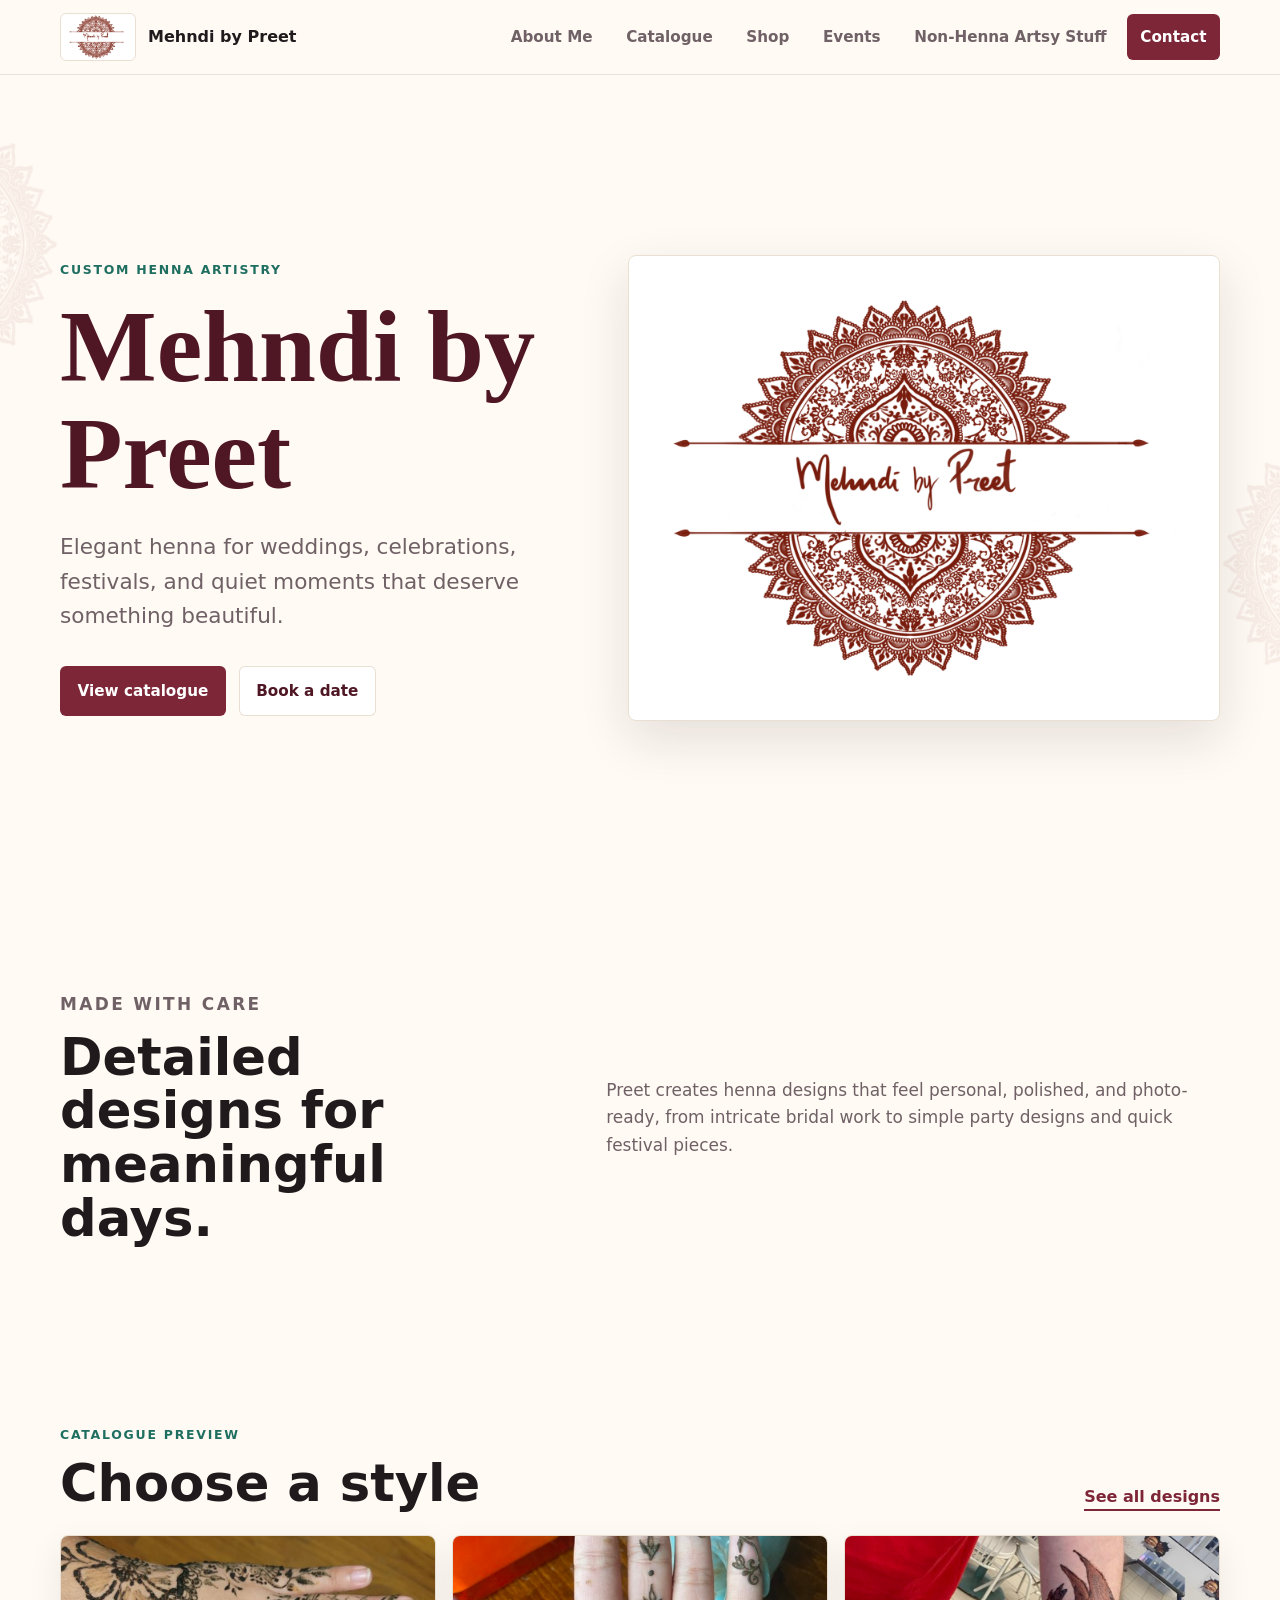
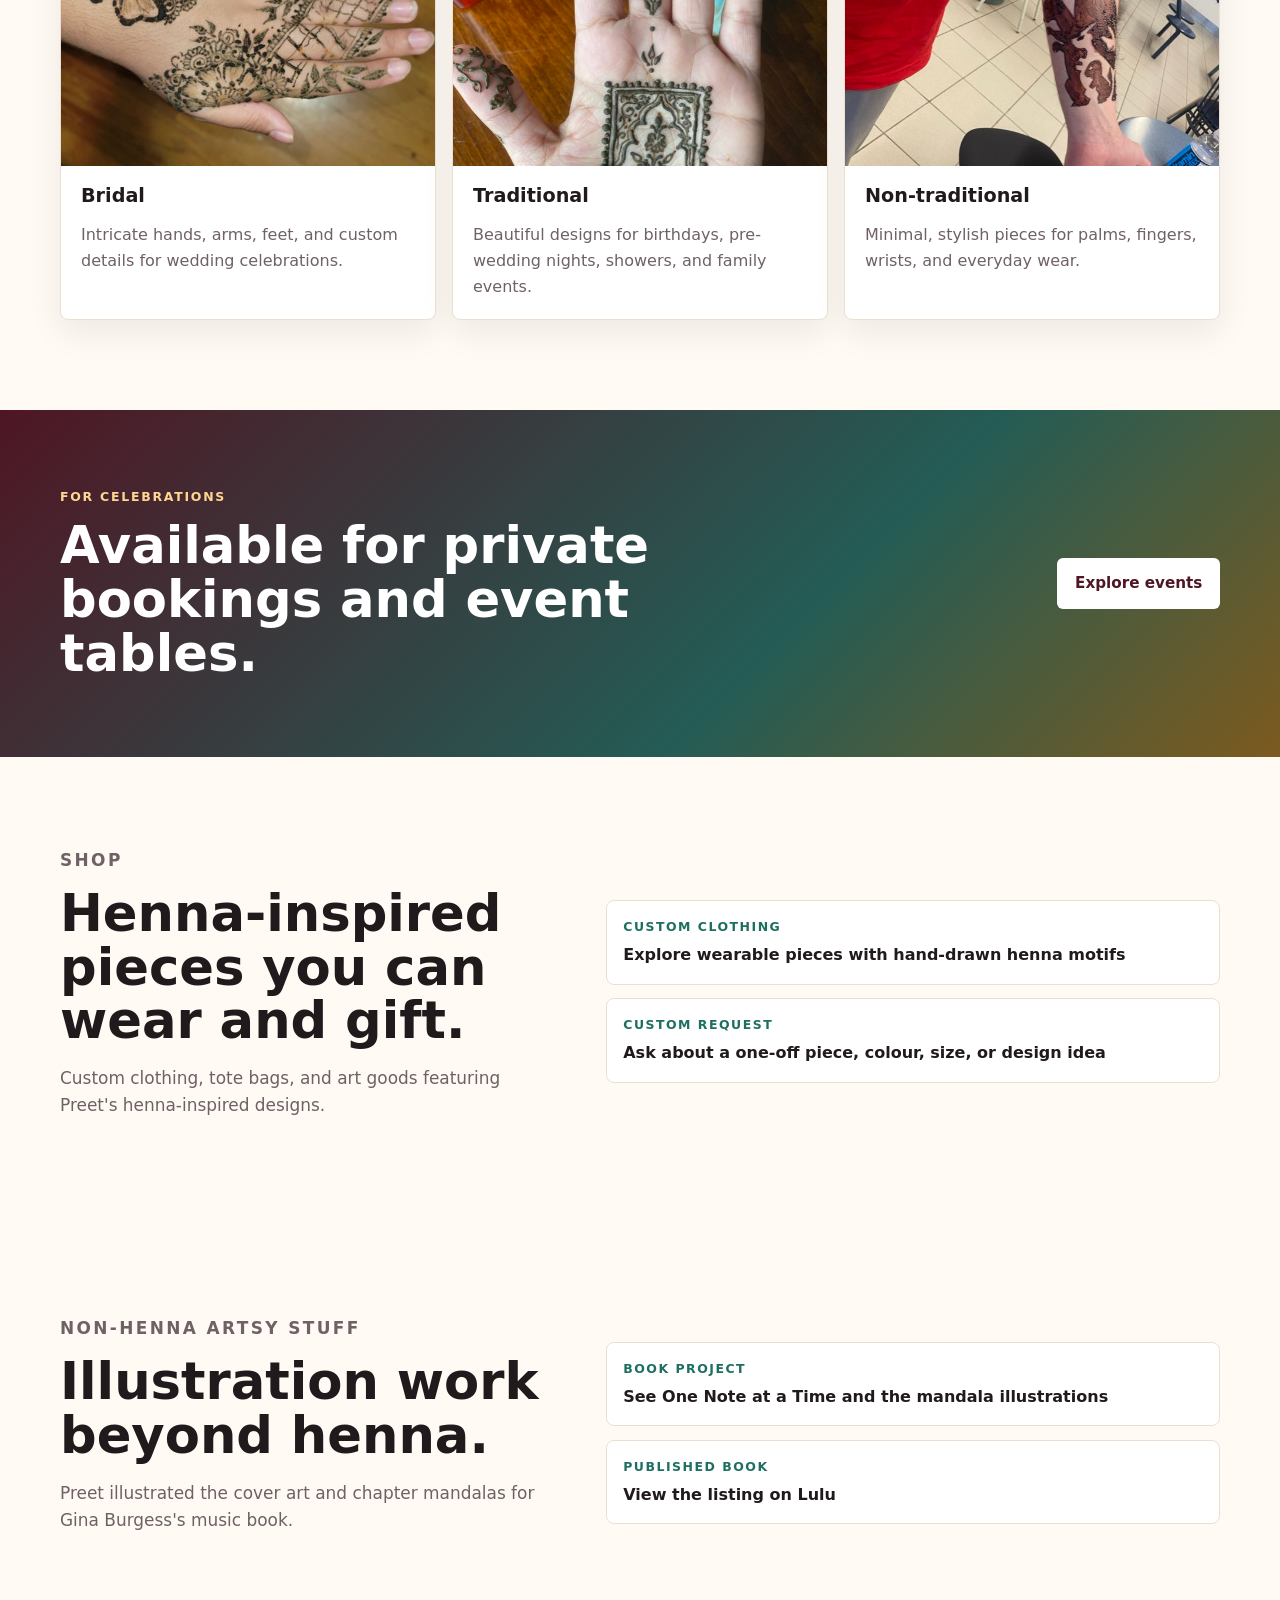
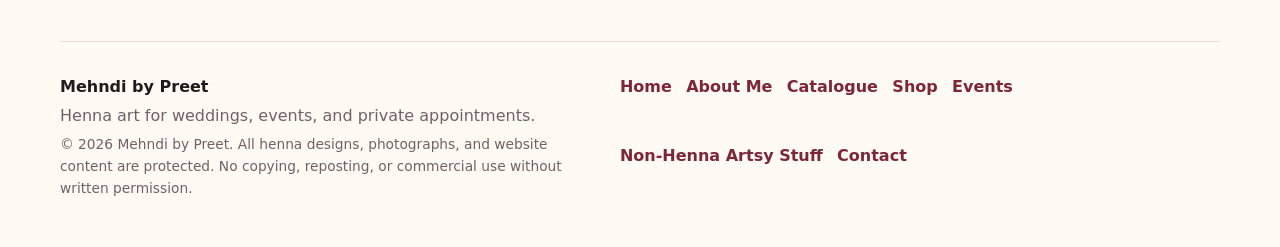
<file: index.html>
<!doctype html>
<html lang="en">
  <head>
    <meta charset="utf-8">
    <meta name="viewport" content="width=device-width, initial-scale=1">
    <title>Mehndi by Preet | Henna Art for Weddings, Parties, and Events</title>
    <meta name="description" content="Mehndi by Preet creates elegant henna art for weddings, parties, festivals, and private appointments.">
    <meta property="og:title" content="Mehndi by Preet">
    <meta property="og:description" content="Elegant henna art for weddings, celebrations, and everyday beauty.">
    <meta property="og:type" content="website">
    <meta property="og:image" content="assets/mehndi-by-preet-logo.png">
    <link rel="stylesheet" href="styles.css?v=merchandise-20260814">
  </head>
  <body>
    <a class="skip-link" href="#main">Skip to content</a>
    <header class="site-header">
      <nav class="nav" aria-label="Main navigation">
        <a class="brand" href="index.html" aria-current="page">
          <img class="brand-logo" src="assets/mehndi-by-preet-logo.png" alt="Mehndi by Preet logo">
          <span>Mehndi by Preet</span>
        </a>
        <button class="nav-toggle" type="button" aria-expanded="false" aria-controls="nav-links">
          <span class="sr-only">Menu</span>
          <span></span>
          <span></span>
          <span></span>
        </button>
        <div class="nav-links" id="nav-links">
          <a href="about.html">About Me</a>
          <a href="catalogue.html">Catalogue</a>
          <a href="shop.html">Shop</a>
          <a href="events.html">Events</a>
          <a href="non-henna-artsy-stuff.html">Non-Henna Artsy Stuff</a>
          <a class="nav-cta" href="contact.html">Contact</a>
        </div>
      </nav>
    </header>

    <main id="main">
      <section class="hero">
        <div class="hero-copy">
          <p class="eyebrow">Custom henna artistry</p>
          <h1>Mehndi by Preet</h1>
          <p class="hero-text">Elegant henna for weddings, celebrations, festivals, and quiet moments that deserve something beautiful.</p>
          <div class="hero-actions">
            <a class="button primary" href="catalogue.html">View catalogue</a>
            <a class="button secondary" href="contact.html">Book a date</a>
          </div>
        </div>
        <div class="hero-art logo-showcase" aria-label="Mehndi by Preet logo">
          <img src="assets/mehndi-by-preet-logo.png" alt="Mehndi by Preet logo">
        </div>
      </section>

      <section class="section intro-grid">
        <div>
          <p class="eyebrow">Made with care</p>
          <h2>Detailed designs for meaningful days.</h2>
        </div>
        <p>Preet creates henna designs that feel personal, polished, and photo-ready, from intricate bridal work to simple party designs and quick festival pieces.</p>
      </section>

      <section class="section">
        <div class="section-heading">
          <div>
            <p class="eyebrow">Catalogue preview</p>
            <h2>Choose a style</h2>
          </div>
          <a class="text-link" href="catalogue.html">See all designs</a>
        </div>
        <div class="card-grid three">
          <article class="service-card">
            <img src="assets/catalogue/bridal/bridal-001.jpg" alt="Bridal henna design by Mehndi by Preet">
            <div>
              <h3>Bridal</h3>
              <p>Intricate hands, arms, feet, and custom details for wedding celebrations.</p>
            </div>
          </article>
          <article class="service-card">
            <img src="assets/catalogue/traditional/traditional-001.jpg" alt="Traditional henna design by Mehndi by Preet">
            <div>
              <h3>Traditional</h3>
              <p>Beautiful designs for birthdays, pre-wedding nights, showers, and family events.</p>
            </div>
          </article>
          <article class="service-card">
            <img src="assets/catalogue/non-traditional/non-traditional-001.jpg" alt="Non-traditional henna design by Mehndi by Preet">
            <div>
              <h3>Non-traditional</h3>
              <p>Minimal, stylish pieces for palms, fingers, wrists, and everyday wear.</p>
            </div>
          </article>
        </div>
      </section>

      <section class="feature-band">
        <div>
          <p class="eyebrow">For celebrations</p>
          <h2>Available for private bookings and event tables.</h2>
        </div>
        <a class="button light" href="events.html">Explore events</a>
      </section>

      <section class="section split">
        <div>
          <p class="eyebrow">Shop</p>
          <h2>Henna-inspired pieces you can wear and gift.</h2>
          <p>Custom clothing, tote bags, and art goods featuring Preet's henna-inspired designs.</p>
        </div>
        <div class="news-list compact">
          <a href="shop.html">
            <span>Custom clothing</span>
            <strong>Explore wearable pieces with hand-drawn henna motifs</strong>
          </a>
          <a href="contact.html">
            <span>Custom request</span>
            <strong>Ask about a one-off piece, colour, size, or design idea</strong>
          </a>
        </div>
      </section>

      <section class="section split">
        <div>
          <p class="eyebrow">Non-Henna Artsy Stuff</p>
          <h2>Illustration work beyond henna.</h2>
          <p>Preet illustrated the cover art and chapter mandalas for Gina Burgess's music book.</p>
        </div>
        <div class="news-list compact">
          <a href="non-henna-artsy-stuff.html">
            <span>Book project</span>
            <strong>See One Note at a Time and the mandala illustrations</strong>
          </a>
          <a href="https://www.lulu.com/shop/gina-burgess-and-maria-gallaugher-and-preet-bain-and-je-davis/one-note-at-a-time-a-musicians-guide-to-health-on-the-road/paperback/product-w42wz25.html?q=one+note+at+a+time&amp;page=1&amp;pageSize=4" target="_blank" rel="noreferrer">
            <span>Published book</span>
            <strong>View the listing on Lulu</strong>
          </a>
        </div>
      </section>
    </main>

    <footer class="site-footer">
      <div>
        <strong>Mehndi by Preet</strong>
        <p>Henna art for weddings, events, and private appointments.</p>
        <p class="rights-notice">&copy; 2026 Mehndi by Preet. All henna designs, photographs, and website content are protected. No copying, reposting, or commercial use without written permission.</p>
      </div>
      <div class="footer-links">
        <a href="index.html">Home</a>
        <a href="about.html">About Me</a>
        <a href="catalogue.html">Catalogue</a>
        <a href="shop.html">Shop</a>
        <a href="events.html">Events</a>
        <a href="non-henna-artsy-stuff.html">Non-Henna Artsy Stuff</a>
        <a href="contact.html">Contact</a>
      </div>
    </footer>
    <script src="script.js?v=events-total-20260607"></script>
  </body>
</html>
</file>
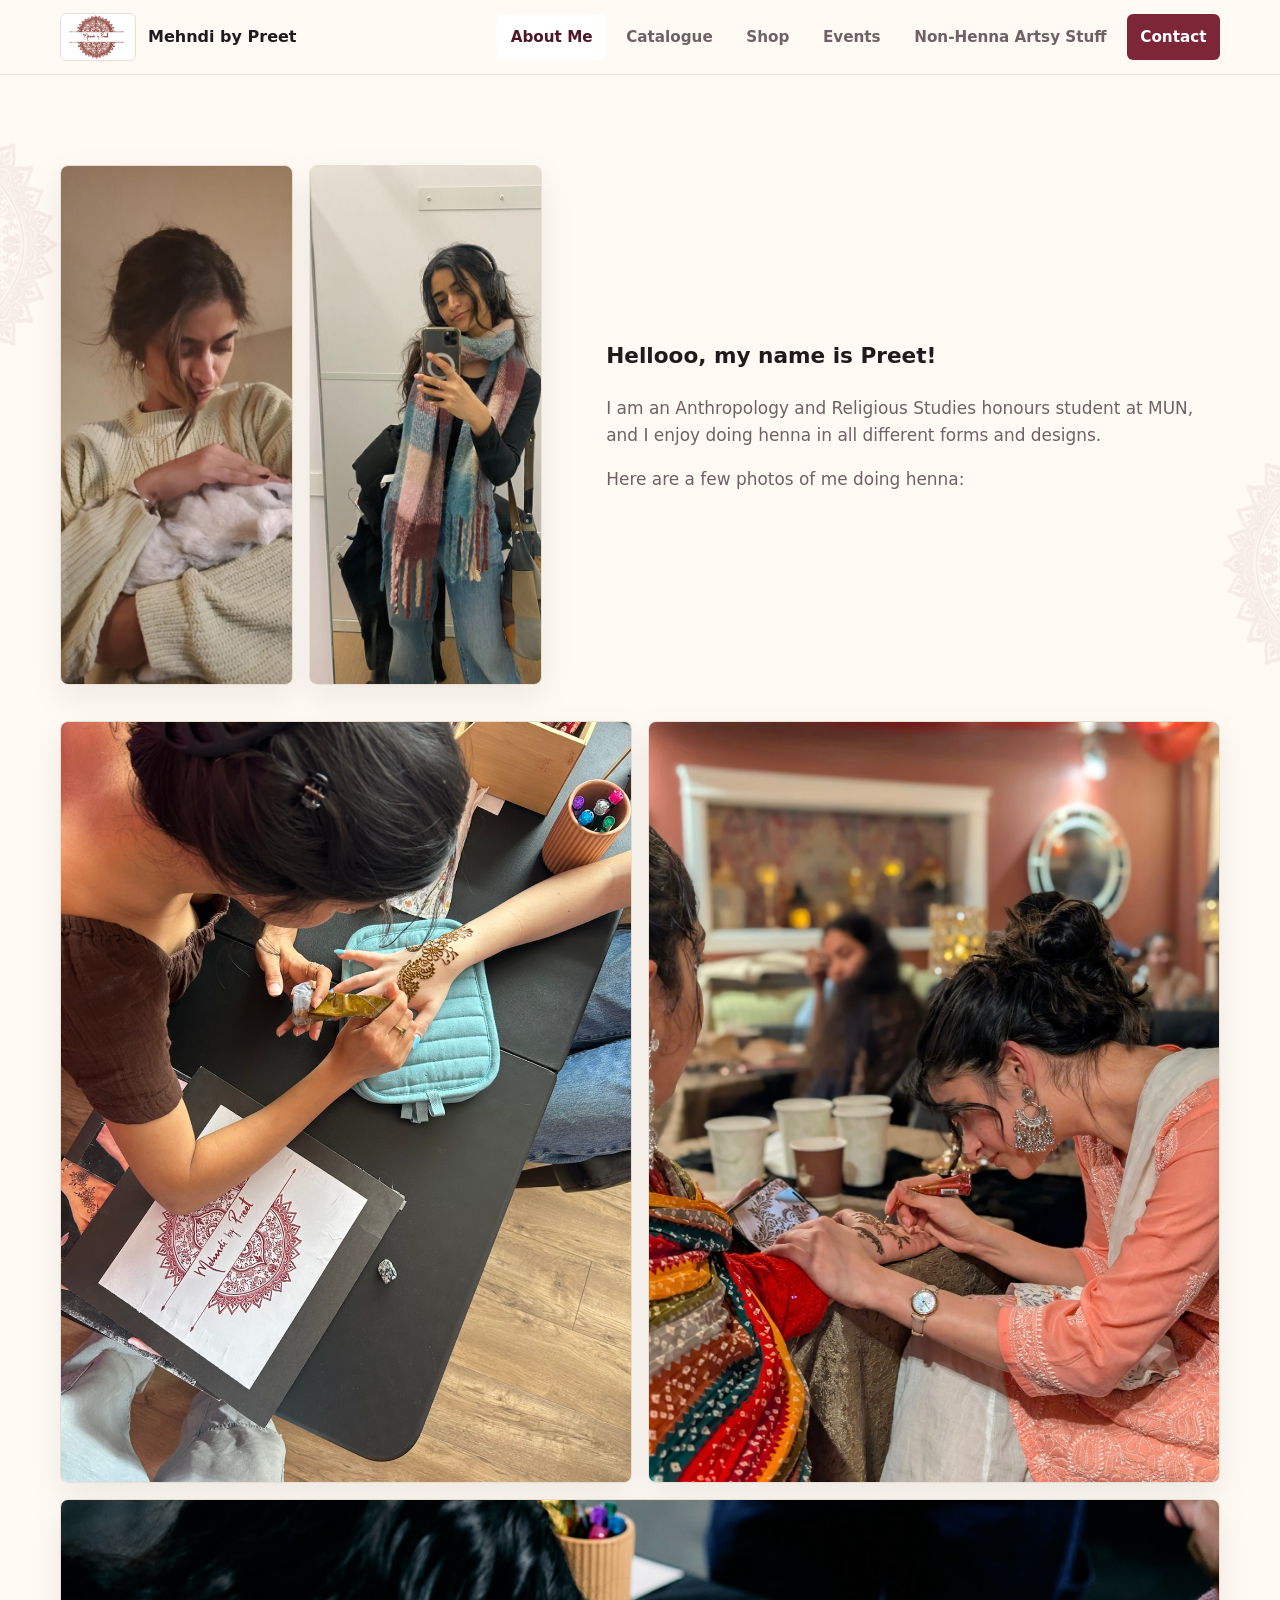
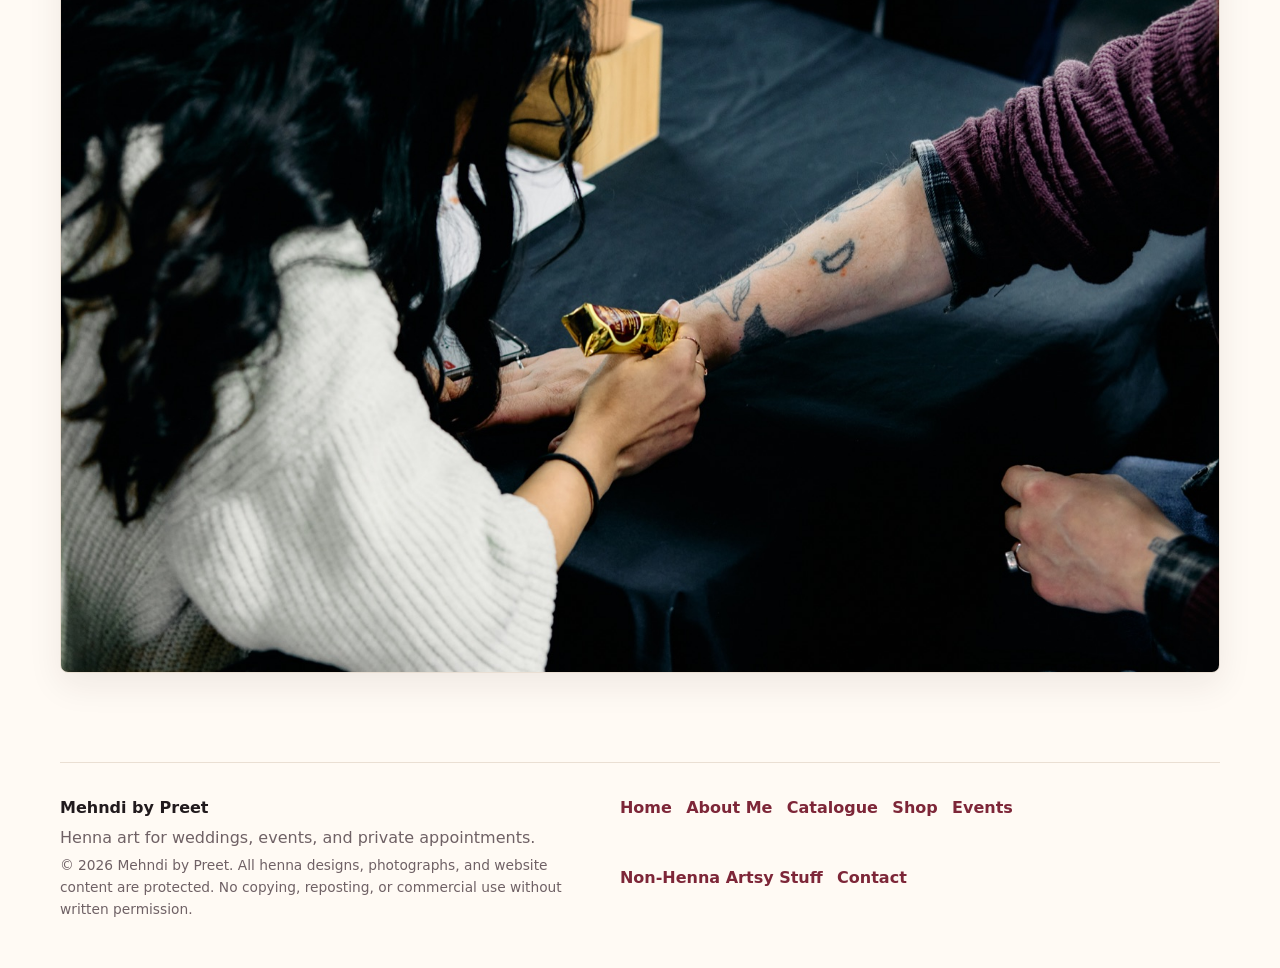
<file: about.html>
<!doctype html>
<html lang="en">
  <head>
    <meta charset="utf-8">
    <meta name="viewport" content="width=device-width, initial-scale=1">
    <title>About Me | Mehndi by Preet</title>
    <meta name="description" content="Meet Preet, the henna artist behind Mehndi by Preet.">
    <link rel="stylesheet" href="styles.css?v=events-total-20260607">
  </head>
  <body>
    <a class="skip-link" href="#main">Skip to content</a>
    <header class="site-header">
      <nav class="nav" aria-label="Main navigation">
        <a class="brand" href="index.html">
          <img class="brand-logo" src="assets/mehndi-by-preet-logo.png" alt="Mehndi by Preet logo">
          <span>Mehndi by Preet</span>
        </a>
        <button class="nav-toggle" type="button" aria-expanded="false" aria-controls="nav-links">
          <span class="sr-only">Menu</span>
          <span></span>
          <span></span>
          <span></span>
        </button>
        <div class="nav-links" id="nav-links">
          <a href="about.html" aria-current="page">About Me</a>
          <a href="catalogue.html">Catalogue</a>
          <a href="shop.html">Shop</a>
          <a href="events.html">Events</a>
          <a href="non-henna-artsy-stuff.html">Non-Henna Artsy Stuff</a>
          <a class="nav-cta" href="contact.html">Contact</a>
        </div>
      </nav>
    </header>

    <main id="main">
      <section class="section about-layout about-intro">
        <div class="about-photo-grid" aria-label="Photos of Preet">
          <img src="assets/preet-about-01.jpg" alt="Preet smiling while holding a bunny">
          <img src="assets/preet-about-02.jpg" alt="Preet taking a mirror selfie">
        </div>
        <div class="story">
          <p class="lead">Hellooo, my name is Preet!</p>
          <p>I am an Anthropology and Religious Studies honours student at MUN, and I enjoy doing henna in all different forms and designs.</p>
          <p>Here are a few photos of me doing henna:</p>
        </div>
      </section>

      <section class="section about-action-gallery" aria-label="Photos of Preet doing henna">
        <img src="assets/preet-henna-action-01.jpg" alt="Preet applying henna at a table">
        <img src="assets/preet-henna-action-02.jpg" alt="Preet applying henna at an event">
        <img src="assets/preet-henna-action-03.jpg" alt="Preet applying henna to a guest's arm">
      </section>

    </main>

    <footer class="site-footer">
      <div>
        <strong>Mehndi by Preet</strong>
        <p>Henna art for weddings, events, and private appointments.</p>
        <p class="rights-notice">&copy; 2026 Mehndi by Preet. All henna designs, photographs, and website content are protected. No copying, reposting, or commercial use without written permission.</p>
      </div>
      <div class="footer-links">
        <a href="index.html">Home</a>
        <a href="about.html">About Me</a>
        <a href="catalogue.html">Catalogue</a>
        <a href="shop.html">Shop</a>
        <a href="events.html">Events</a>
        <a href="non-henna-artsy-stuff.html">Non-Henna Artsy Stuff</a>
        <a href="contact.html">Contact</a>
      </div>
    </footer>
    <script src="script.js?v=events-total-20260607"></script>
  </body>
</html>
</file>
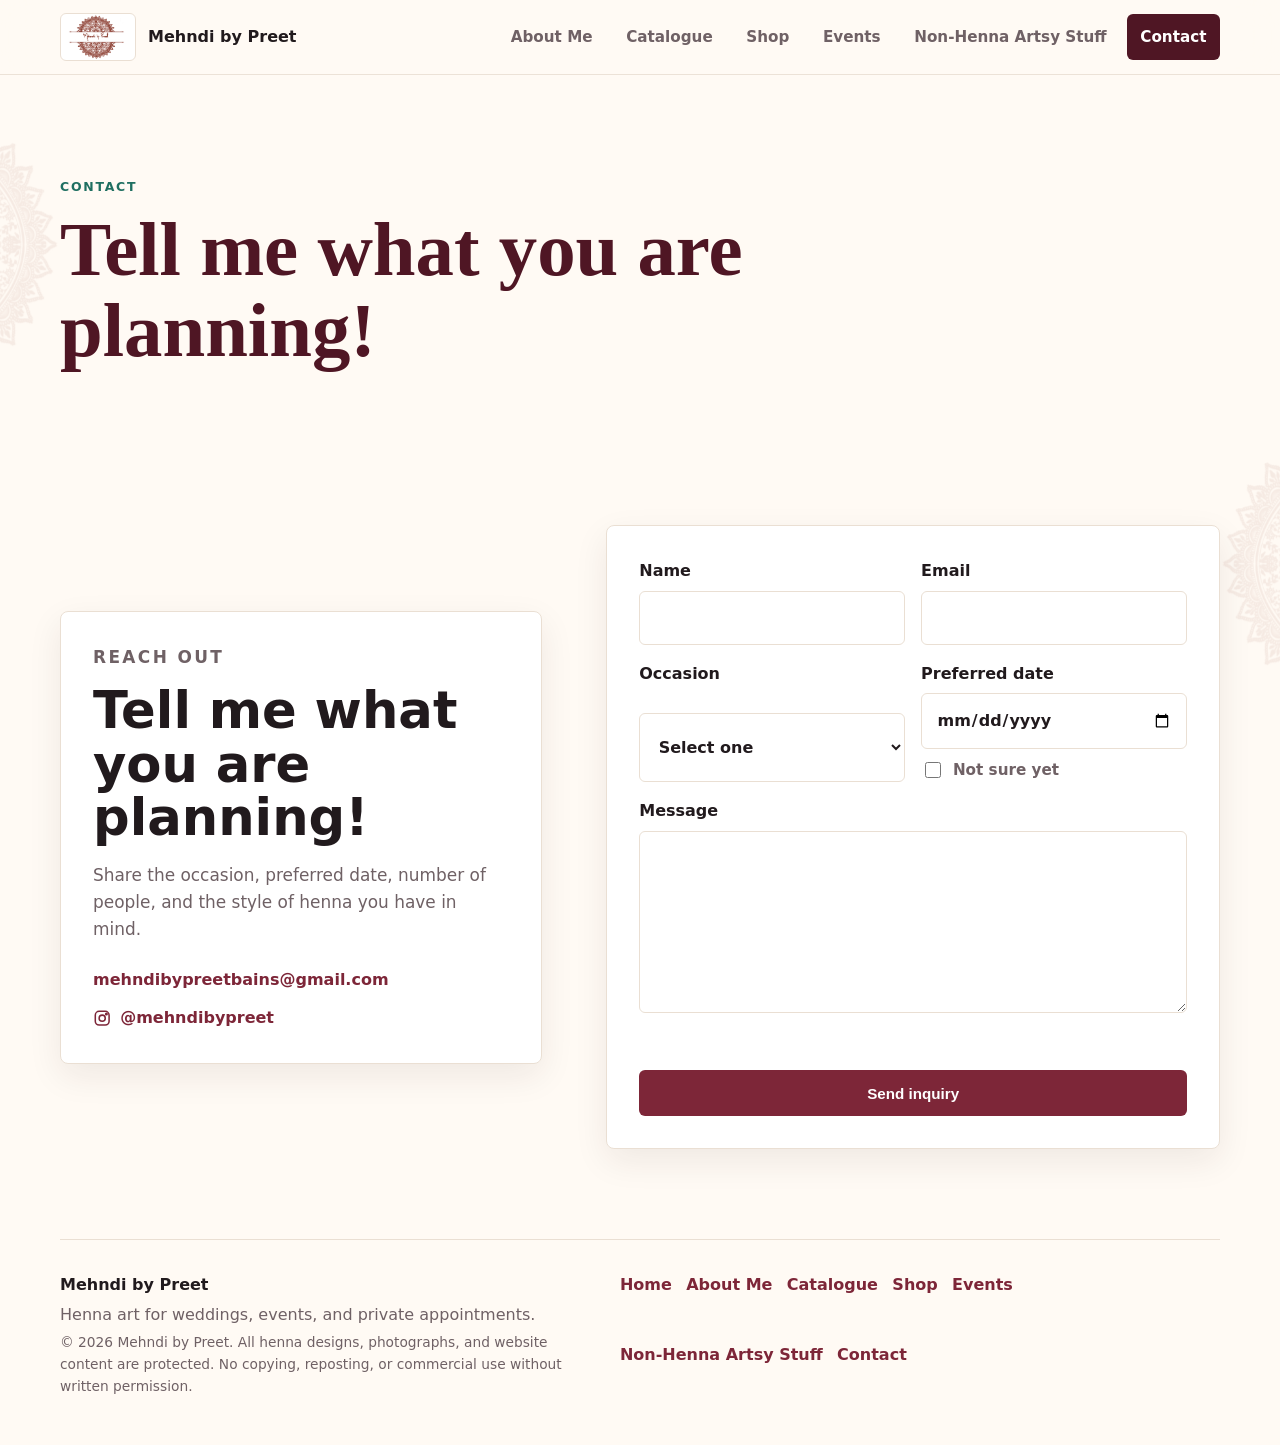
<file: contact.html>
<!doctype html>
<html lang="en">
  <head>
    <meta charset="utf-8">
    <meta name="viewport" content="width=device-width, initial-scale=1">
    <title>Contact | Mehndi by Preet</title>
    <meta name="description" content="Contact Mehndi by Preet for bookings, event inquiries, and private appointments.">
    <link rel="stylesheet" href="styles.css?v=contact-shop-20260821">
  </head>
  <body>
    <a class="skip-link" href="#main">Skip to content</a>
    <header class="site-header">
      <nav class="nav" aria-label="Main navigation">
        <a class="brand" href="index.html">
          <img class="brand-logo" src="assets/mehndi-by-preet-logo.png" alt="Mehndi by Preet logo">
          <span>Mehndi by Preet</span>
        </a>
        <button class="nav-toggle" type="button" aria-expanded="false" aria-controls="nav-links">
          <span class="sr-only">Menu</span>
          <span></span>
          <span></span>
          <span></span>
        </button>
        <div class="nav-links" id="nav-links">
          <a href="about.html">About Me</a>
          <a href="catalogue.html">Catalogue</a>
          <a href="shop.html">Shop</a>
          <a href="events.html">Events</a>
          <a href="non-henna-artsy-stuff.html">Non-Henna Artsy Stuff</a>
          <a class="nav-cta" href="contact.html" aria-current="page">Contact</a>
        </div>
      </nav>
    </header>

    <main id="main">
      <section class="page-hero">
        <p class="eyebrow">Contact</p>
        <h1>Tell me what you are planning!</h1>
      </section>

      <section class="section contact-layout">
        <div class="contact-panel">
          <p class="eyebrow">Reach out</p>
          <h2>Tell me what you are planning!</h2>
          <p>Share the occasion, preferred date, number of people, and the style of henna you have in mind.</p>
          <div class="contact-list">
            <a href="mailto:mehndibypreetbains@gmail.com">mehndibypreetbains@gmail.com</a>
            <a class="social-link" href="https://www.instagram.com/mehndibypreet/" target="_blank" rel="noreferrer" aria-label="Mehndi by Preet on Instagram">
              <svg aria-hidden="true" viewBox="0 0 24 24">
                <rect x="3" y="3" width="18" height="18" rx="5"></rect>
                <circle cx="12" cy="12" r="4"></circle>
                <circle cx="17.5" cy="6.5" r="1"></circle>
              </svg>
              <span>@mehndibypreet</span>
            </a>
          </div>
        </div>

        <form class="contact-form" action="https://formspree.io/f/mqejywnv" method="POST">
          <input type="hidden" name="_subject" value="New henna inquiry from Mehndi by Preet">
          <label>
            Name
            <input name="name" type="text" autocomplete="name" required>
          </label>
          <label>
            Email
            <input name="email" type="email" autocomplete="email" required>
          </label>
          <label>
            Occasion
            <select name="occasion" required>
              <option value="">Select one</option>
              <option>Bridal henna</option>
              <option>Private appointment</option>
              <option>Party or family event</option>
              <option>Festival or pop-up</option>
              <option>Campus event</option>
              <option>Vendor</option>
              <option>Custom clothes</option>
              <option>Other</option>
            </select>
          </label>
          <div class="date-field">
            <label>
              Preferred date
              <input name="date" type="date">
            </label>
            <label class="date-unsure">
              <input name="date_status" type="checkbox" value="Not sure yet">
              <span>Not sure yet</span>
            </label>
          </div>
          <label class="full">
            Message
            <textarea name="message" rows="6" required></textarea>
          </label>
          <p class="form-status full" role="status" aria-live="polite"></p>
          <button class="button primary full" type="submit">Send inquiry</button>
        </form>
      </section>
    </main>

    <footer class="site-footer">
      <div>
        <strong>Mehndi by Preet</strong>
        <p>Henna art for weddings, events, and private appointments.</p>
        <p class="rights-notice">&copy; 2026 Mehndi by Preet. All henna designs, photographs, and website content are protected. No copying, reposting, or commercial use without written permission.</p>
      </div>
      <div class="footer-links">
        <a href="index.html">Home</a>
        <a href="about.html">About Me</a>
        <a href="catalogue.html">Catalogue</a>
        <a href="shop.html">Shop</a>
        <a href="events.html">Events</a>
        <a href="non-henna-artsy-stuff.html">Non-Henna Artsy Stuff</a>
        <a href="contact.html">Contact</a>
      </div>
    </footer>
    <script src="script.js?v=contact-shop-20260821"></script>
  </body>
</html>
</file>
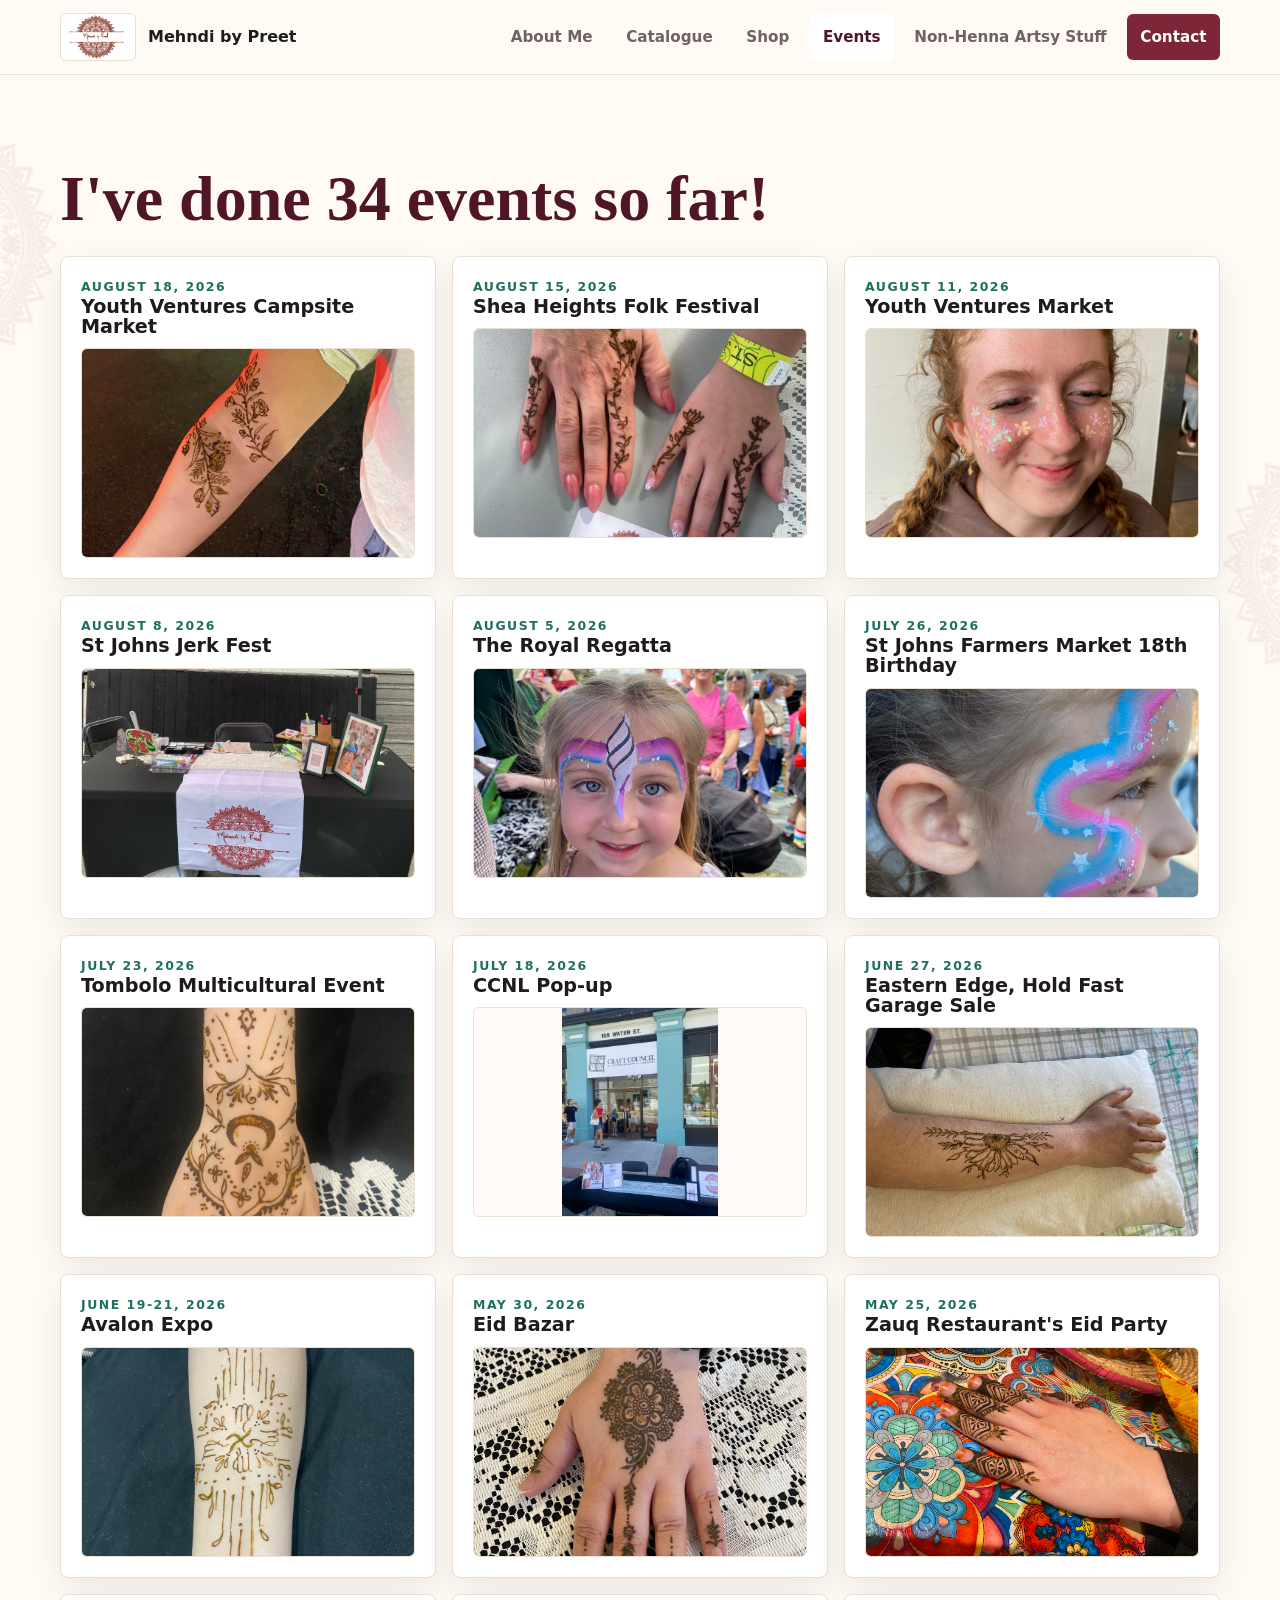
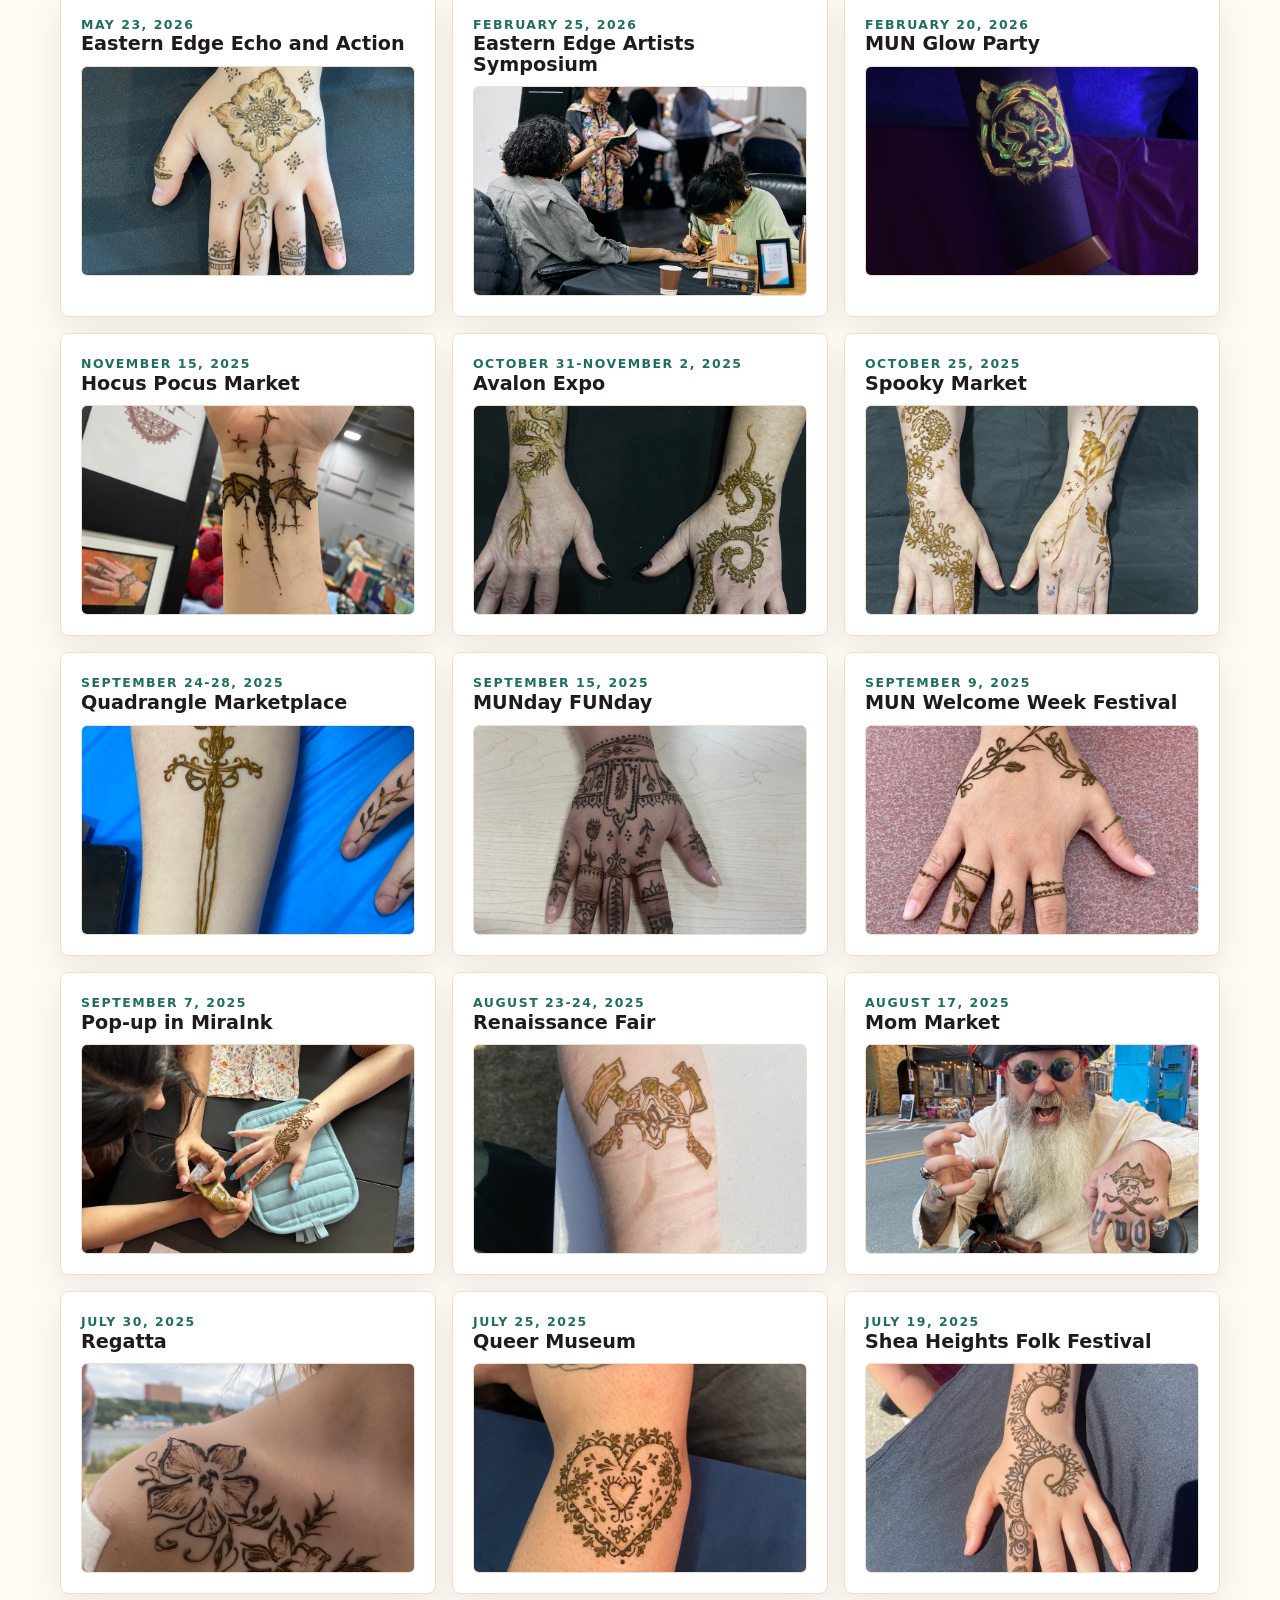
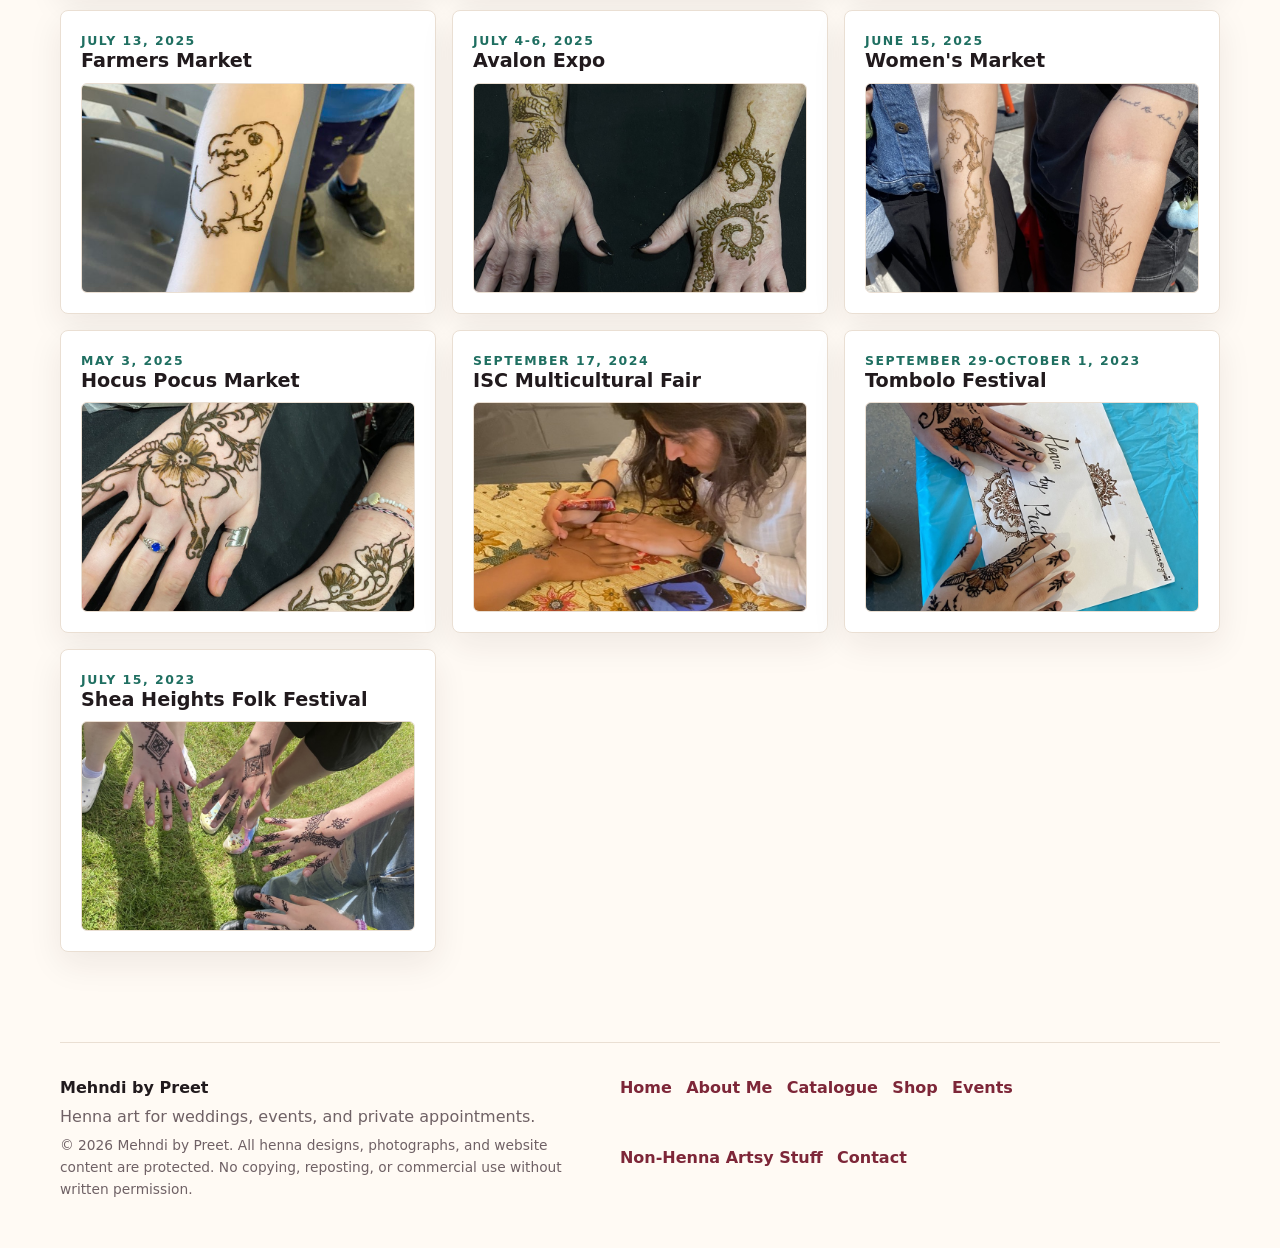
<file: events.html>
<!doctype html>
<html lang="en">
  <head>
    <meta charset="utf-8">
    <meta name="viewport" content="width=device-width, initial-scale=1">
    <title>Events | Mehndi by Preet</title>
    <meta name="description" content="See events and celebrations where Mehndi by Preet can provide henna art.">
    <link rel="stylesheet" href="styles.css?v=ccnl-wave-cover-20260821">
  </head>
  <body>
    <a class="skip-link" href="#main">Skip to content</a>
    <header class="site-header">
      <nav class="nav" aria-label="Main navigation">
        <a class="brand" href="index.html">
          <img class="brand-logo" src="assets/mehndi-by-preet-logo.png" alt="Mehndi by Preet logo">
          <span>Mehndi by Preet</span>
        </a>
        <button class="nav-toggle" type="button" aria-expanded="false" aria-controls="nav-links">
          <span class="sr-only">Menu</span>
          <span></span>
          <span></span>
          <span></span>
        </button>
        <div class="nav-links" id="nav-links">
          <a href="about.html">About Me</a>
          <a href="catalogue.html">Catalogue</a>
          <a href="shop.html">Shop</a>
          <a href="events.html" aria-current="page">Events</a>
          <a href="non-henna-artsy-stuff.html">Non-Henna Artsy Stuff</a>
          <a class="nav-cta" href="contact.html">Contact</a>
        </div>
      </nav>
    </header>

    <main id="main">
      <section class="section">
        <p class="event-total"><strong>I've done <span data-event-total>34</span> events so far!</strong></p>
        <div class="timeline event-list" data-event-list>
          <article>
            <span>August 18, 2026</span>
            <h3>Youth Ventures Campsite Market</h3>
            <figure class="event-photo">
              <img src="assets/events/youth-ventures-campsite-2026.jpg" alt="Henna at Youth Ventures Campsite Market" loading="lazy" width="1200" height="900">
            </figure>
          </article>
          <article>
            <span>August 15, 2026</span>
            <h3>Shea Heights Folk Festival</h3>
            <figure class="event-photo">
              <img src="assets/events/shea-heights-2026.jpg" alt="Henna at Shea Heights Folk Festival in 2026" loading="lazy" width="1200" height="900">
            </figure>
          </article>
          <article>
            <span>August 11, 2026</span>
            <h3>Youth Ventures Market</h3>
            <figure class="event-photo">
              <img src="assets/events/youth-ventures-2026.jpg" alt="Henna at Youth Ventures Market" loading="lazy" width="1200" height="900">
            </figure>
          </article>
          <article>
            <span>August 8, 2026</span>
            <h3>St Johns Jerk Fest</h3>
            <figure class="event-photo">
              <img class="event-photo-bottom" src="assets/events/jerk-fest-2026.jpg" alt="Henna at St Johns Jerk Fest" loading="lazy" width="1200" height="900">
            </figure>
          </article>
          <article>
            <span>August 5, 2026</span>
            <h3>The Royal Regatta</h3>
            <figure class="event-photo">
              <img src="assets/events/regatta-2026.jpg" alt="Henna at The Royal Regatta" loading="lazy" width="1200" height="900">
            </figure>
          </article>
          <article>
            <span>July 26, 2026</span>
            <h3>St Johns Farmers Market 18th Birthday</h3>
            <figure class="event-photo">
              <img src="assets/catalogue/face-body-paint/face-body-paint-015.jpg" alt="Kids face paint at St Johns Farmers Market 18th Birthday" loading="lazy" width="1000" height="750">
            </figure>
          </article>
          <article>
            <span>July 23, 2026</span>
            <h3>Tombolo Multicultural Event</h3>
            <figure class="event-photo">
              <img src="assets/events/tombolo-multicultural-2026.jpg" alt="Henna at Tombolo Multicultural Event" loading="lazy" width="1200" height="900">
            </figure>
          </article>
          <article>
            <span>July 18, 2026</span>
            <h3>CCNL Pop-up</h3>
            <figure class="event-photo">
              <img class="event-photo-contain" src="assets/events/ccnl-pop-up-2026.jpg" alt="Jagua wave design at CCNL Pop-up" loading="lazy" width="710" height="678">
            </figure>
          </article>
          <article>
            <span>June 27, 2026</span>
            <h3>Eastern Edge, Hold Fast Garage Sale</h3>
            <figure class="event-photo">
              <img src="assets/events/eastern-edge-garage-sale-2026.jpg" alt="Henna at Eastern Edge Hold Fast Garage Sale" loading="lazy" width="1200" height="900">
            </figure>
          </article>
          <article>
            <span>June 19-21, 2026</span>
            <h3>Avalon Expo</h3>
            <figure class="event-photo">
              <img src="assets/events/avalon-expo-2026.jpg" alt="Henna at Avalon Expo in 2026" loading="lazy" width="1200" height="900">
            </figure>
          </article>
          <article>
            <span>May 30, 2026</span>
            <h3>Eid Bazar</h3>
            <figure class="event-photo">
              <img src="assets/events/eid-bazar.jpg" alt="Henna at Eid Bazar" loading="lazy" width="900" height="1200">
            </figure>
          </article>
          <article>
            <span>May 25, 2026</span>
            <h3>Zauq Restaurant's Eid Party</h3>
            <figure class="event-photo">
              <img src="assets/events/zauq-eid-party.jpg" alt="Henna at Zauq Restaurant's Eid Party" loading="lazy" width="1200" height="900">
            </figure>
          </article>
          <article>
            <span>May 23, 2026</span>
            <h3>Eastern Edge Echo and Action</h3>
            <figure class="event-photo">
              <img src="assets/events/eastern-edge-echo-action.jpg" alt="Henna at Eastern Edge Echo and Action" loading="lazy" width="1200" height="900">
            </figure>
          </article>
          <article>
            <span>February 25, 2026</span>
            <h3>Eastern Edge Artists Symposium</h3>
            <figure class="event-photo">
              <img src="assets/events/eastern-edge-artists-symposium.jpg" alt="Henna at Eastern Edge Artists Symposium" loading="lazy" width="1200" height="800">
            </figure>
          </article>
          <article>
            <span>February 20, 2026</span>
            <h3>MUN Glow Party</h3>
            <figure class="event-photo">
              <img src="assets/events/mun-glow-party.jpg" alt="Glow party body and face paint at MUN Glow Party" loading="lazy" width="900" height="1200">
            </figure>
          </article>
          <article>
            <span>November 15, 2025</span>
            <h3>Hocus Pocus Market</h3>
            <figure class="event-photo">
              <img src="assets/events/hocus-pocus-nov-2025.jpg" alt="Henna at Hocus Pocus Market in November 2025" loading="lazy" width="1200" height="900">
            </figure>
          </article>
          <article>
            <span>October 31-November 2, 2025</span>
            <h3>Avalon Expo</h3>
            <figure class="event-photo">
              <img src="assets/events/avalon-expo-2025.jpg" alt="Henna at Avalon Expo" loading="lazy" width="900" height="1200">
            </figure>
          </article>
          <article>
            <span>October 25, 2025</span>
            <h3>Spooky Market</h3>
            <figure class="event-photo">
              <img src="assets/events/spooky-market-2025.jpg" alt="Henna at Spooky Market" loading="lazy" width="899" height="1200">
            </figure>
          </article>
          <article>
            <span>September 24-28, 2025</span>
            <h3>Quadrangle Marketplace</h3>
            <figure class="event-photo">
              <img src="assets/events/quadrangle-marketplace.jpg" alt="Henna at Quadrangle Marketplace" loading="lazy" width="1200" height="900">
            </figure>
          </article>
          <article>
            <span>September 15, 2025</span>
            <h3>MUNday FUNday</h3>
            <figure class="event-photo">
              <img src="assets/events/munday-funday.jpg" alt="Henna at MUNday FUNday" loading="lazy" width="1200" height="900">
            </figure>
          </article>
          <article>
            <span>September 9, 2025</span>
            <h3>MUN Welcome Week Festival</h3>
            <figure class="event-photo">
              <img src="assets/events/mun-welcome-week.jpg" alt="Henna at MUN Welcome Week Festival" loading="lazy" width="1200" height="900">
            </figure>
          </article>
          <article>
            <span>September 7, 2025</span>
            <h3>Pop-up in MiraInk</h3>
            <figure class="event-photo">
              <img src="assets/events/mira-ink-popup.jpg" alt="Henna at the MiraInk pop-up" loading="lazy" width="900" height="1200">
            </figure>
          </article>
          <article>
            <span>August 23-24, 2025</span>
            <h3>Renaissance Fair</h3>
            <figure class="event-photo">
              <img src="assets/events/renaissance-fair.jpg" alt="Henna at Renaissance Fair" loading="lazy" width="900" height="1200">
            </figure>
          </article>
          <article>
            <span>August 17, 2025</span>
            <h3>Mom Market</h3>
            <figure class="event-photo">
              <img src="assets/events/mom-market.jpg" alt="Henna at Mom Market" loading="lazy" width="1200" height="900">
            </figure>
          </article>
          <article>
            <span>July 30, 2025</span>
            <h3>Regatta</h3>
            <figure class="event-photo">
              <img src="assets/events/regatta.jpg" alt="Henna at Regatta" loading="lazy" width="900" height="1200">
            </figure>
          </article>
          <article>
            <span>July 25, 2025</span>
            <h3>Queer Museum</h3>
            <figure class="event-photo">
              <img src="assets/events/queer-museum.jpg" alt="Henna at Queer Museum at MUN" loading="lazy" width="1200" height="900">
            </figure>
          </article>
          <article>
            <span>July 19, 2025</span>
            <h3>Shea Heights Folk Festival</h3>
            <figure class="event-photo">
              <img src="assets/events/shea-heights-2025.jpg" alt="Henna at Shea Heights Folk Festival in 2025" loading="lazy" width="1200" height="900">
            </figure>
          </article>
          <article>
            <span>July 13, 2025</span>
            <h3>Farmers Market</h3>
            <figure class="event-photo">
              <img src="assets/catalogue/non-traditional/non-traditional-033.jpg" alt="Henna at Farmers Market" loading="lazy" width="637" height="850">
            </figure>
          </article>
          <article>
            <span>July 4-6, 2025</span>
            <h3>Avalon Expo</h3>
            <figure class="event-photo">
              <img src="assets/events/avalon-expo-2025.jpg" alt="Henna at Avalon Expo in July 2025" loading="lazy" width="900" height="1200">
            </figure>
          </article>
          <article>
            <span>June 15, 2025</span>
            <h3>Women's Market</h3>
            <figure class="event-photo">
              <img src="assets/events/womens-market-2025.jpg" alt="Henna at Women's Market" loading="lazy" width="900" height="1200">
            </figure>
          </article>
          <article>
            <span>May 3, 2025</span>
            <h3>Hocus Pocus Market</h3>
            <figure class="event-photo">
              <img src="assets/events/hocus-pocus-may-2025.jpg" alt="Henna at Hocus Pocus Market in May 2025" loading="lazy" width="1200" height="900">
            </figure>
          </article>
          <article>
            <span>September 17, 2024</span>
            <h3>ISC Multicultural Fair</h3>
            <figure class="event-photo">
              <img src="assets/events/isc-multicultural-fair.jpg" alt="Henna at ISC Multicultural Fair" loading="lazy" width="554" height="1200">
            </figure>
          </article>
          <article>
            <span>September 29-October 1, 2023</span>
            <h3>Tombolo Festival</h3>
            <figure class="event-photo">
              <img src="assets/events/tombolo-oct-2023.jpg" alt="Henna at Tombolo Festival" loading="lazy" width="900" height="1200">
            </figure>
          </article>
          <article>
            <span>July 15, 2023</span>
            <h3>Shea Heights Folk Festival</h3>
            <figure class="event-photo">
              <img src="assets/events/shea-heights-2023.jpg" alt="Henna at Shea Heights Folk Festival in 2023" loading="lazy" width="900" height="1200">
            </figure>
          </article>
        </div>
      </section>
    </main>

    <footer class="site-footer">
      <div>
        <strong>Mehndi by Preet</strong>
        <p>Henna art for weddings, events, and private appointments.</p>
        <p class="rights-notice">&copy; 2026 Mehndi by Preet. All henna designs, photographs, and website content are protected. No copying, reposting, or commercial use without written permission.</p>
      </div>
      <div class="footer-links">
        <a href="index.html">Home</a>
        <a href="about.html">About Me</a>
        <a href="catalogue.html">Catalogue</a>
        <a href="shop.html">Shop</a>
        <a href="events.html">Events</a>
        <a href="non-henna-artsy-stuff.html">Non-Henna Artsy Stuff</a>
        <a href="contact.html">Contact</a>
      </div>
    </footer>
    <script src="script.js?v=ccnl-wave-cover-20260821"></script>
  </body>
</html>
</file>
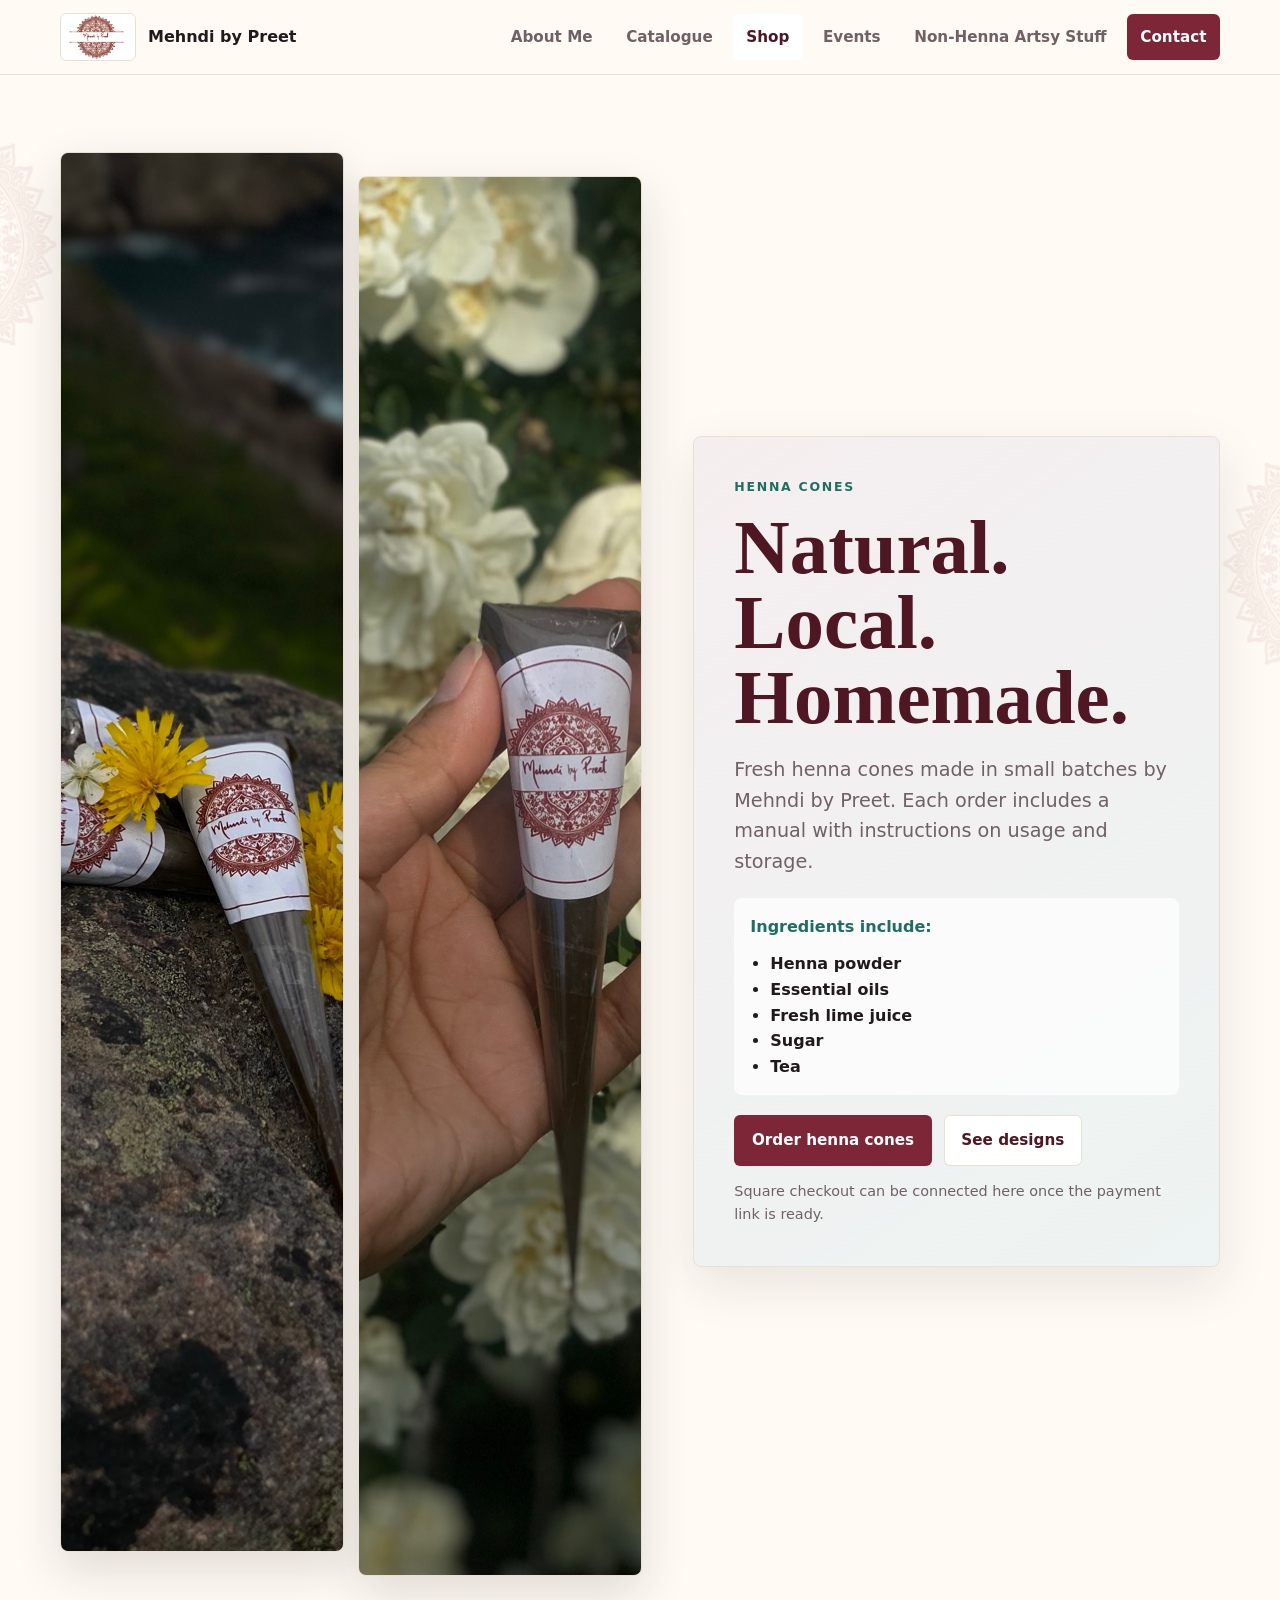
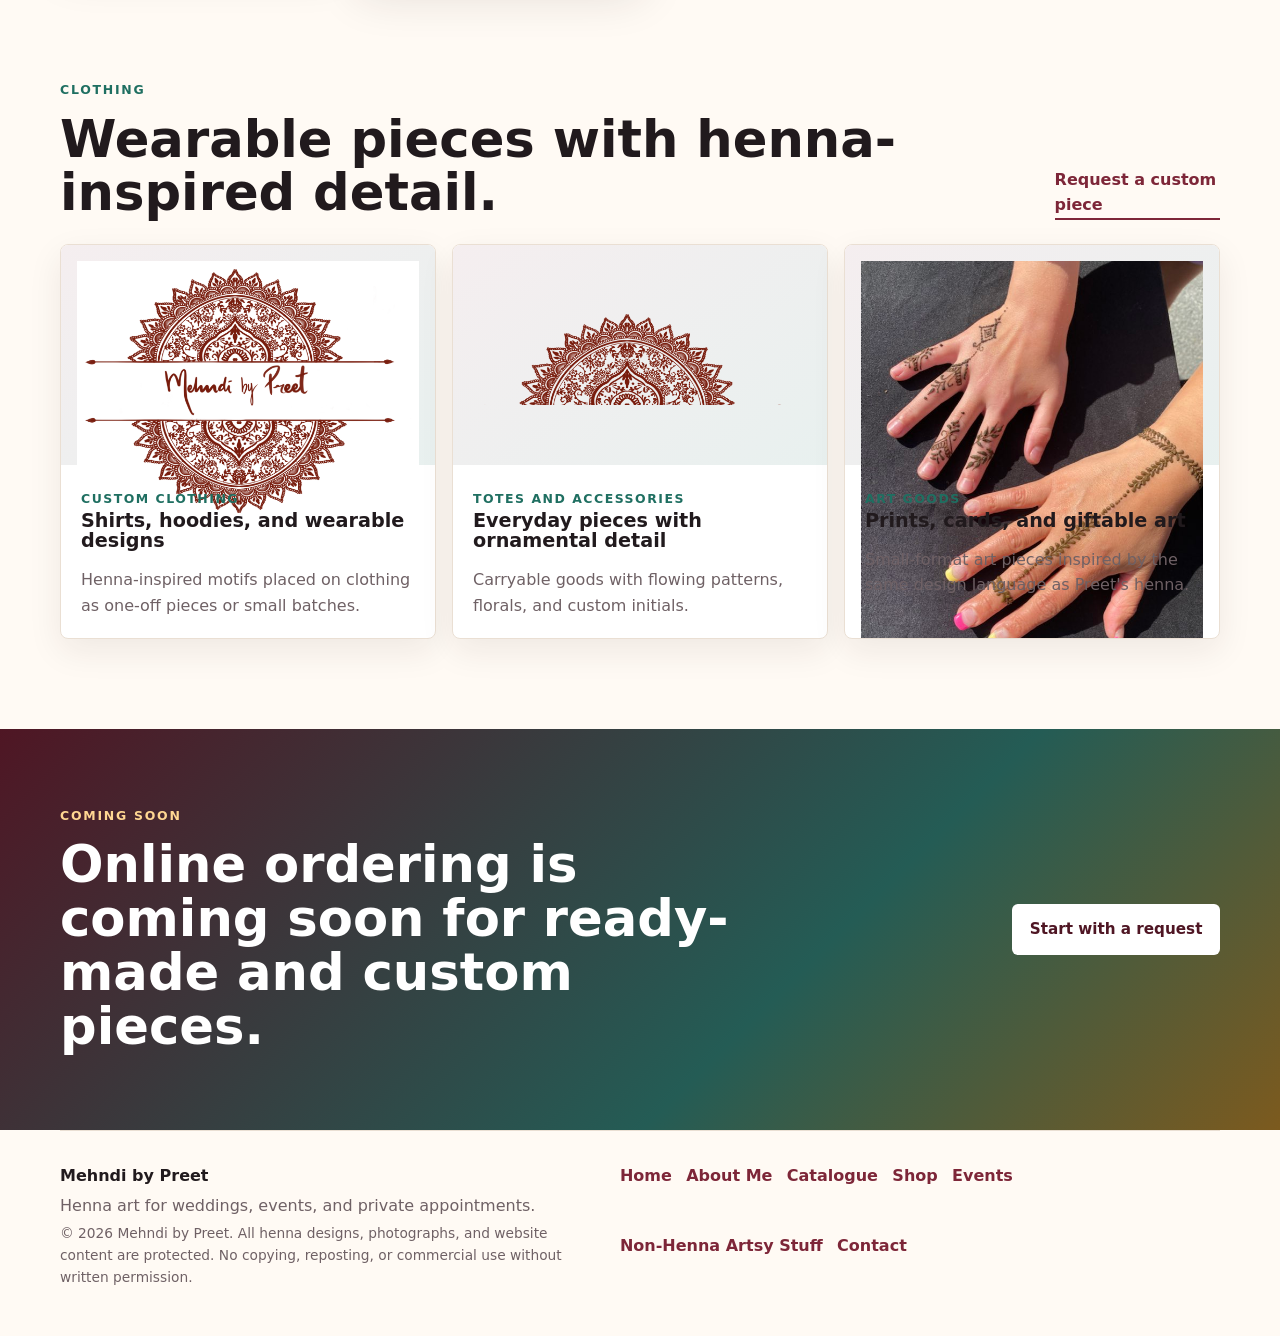
<file: merchandise.html>
<!doctype html>
<html lang="en">
  <head>
    <meta charset="utf-8">
    <meta name="viewport" content="width=device-width, initial-scale=1">
    <title>Redirecting to Shop | Mehndi by Preet</title>
    <meta http-equiv="refresh" content="0; url=shop.html">
    <link rel="canonical" href="shop.html">
    <script>
      window.location.replace("shop.html");
    </script>
  </head>
  <body>
    <p><a href="shop.html">Continue to Shop</a></p>
  </body>
</html>
</file>
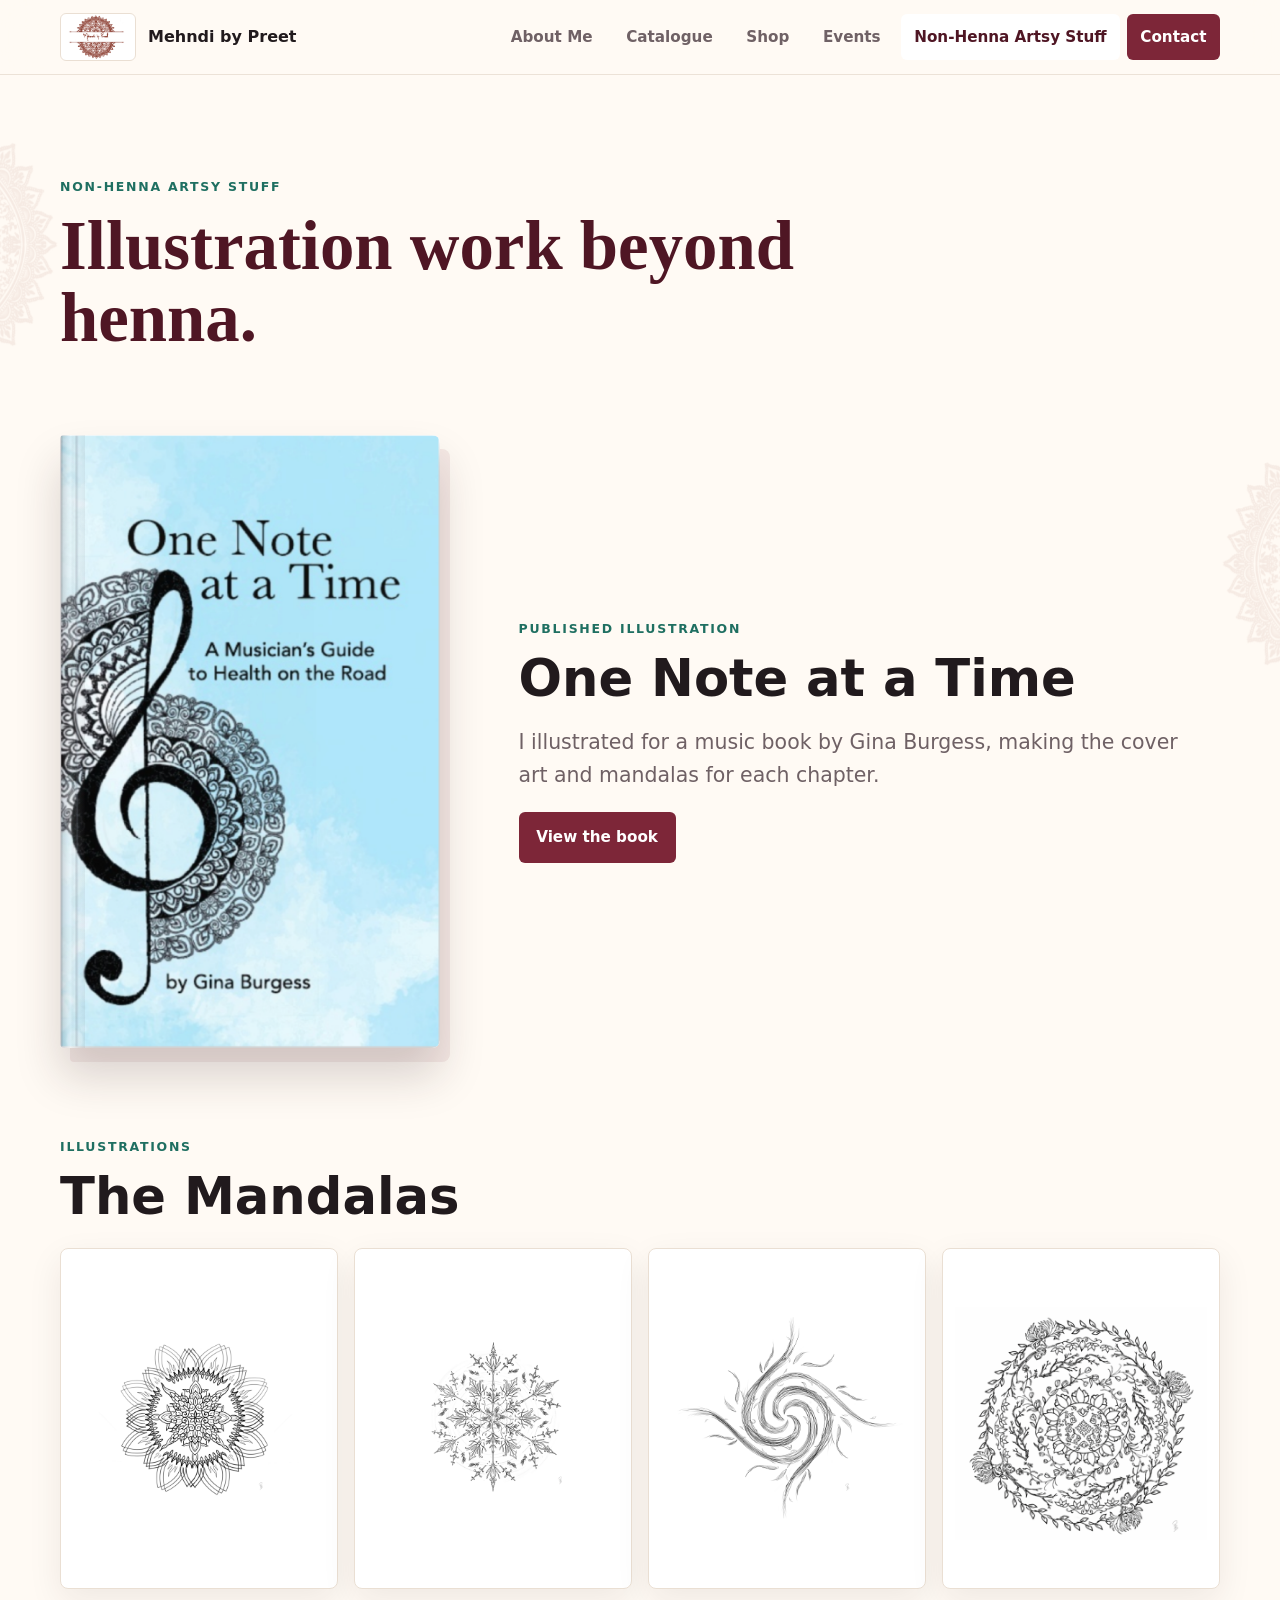
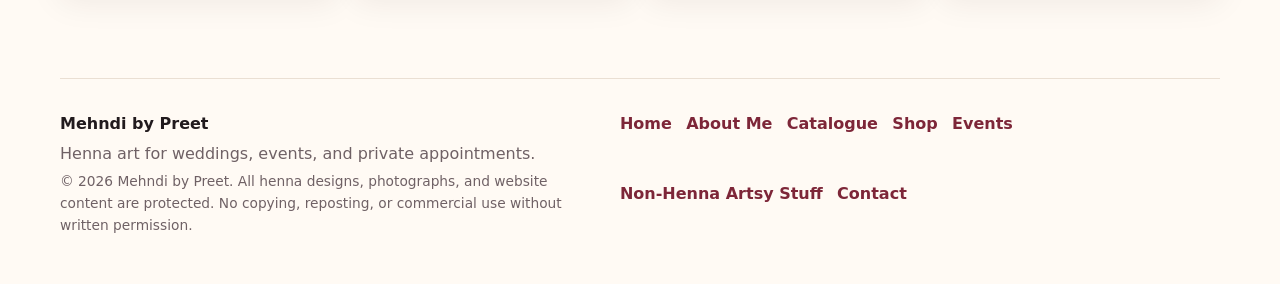
<file: news.html>
<!doctype html>
<html lang="en">
  <head>
    <meta charset="utf-8">
    <meta name="viewport" content="width=device-width, initial-scale=1">
    <title>Redirecting to Non-Henna Artsy Stuff | Mehndi by Preet</title>
    <meta http-equiv="refresh" content="0; url=non-henna-artsy-stuff.html">
    <link rel="canonical" href="non-henna-artsy-stuff.html">
    <script>
      window.location.replace("non-henna-artsy-stuff.html");
    </script>
  </head>
  <body>
    <p><a href="non-henna-artsy-stuff.html">Continue to Non-Henna Artsy Stuff</a></p>
  </body>
</html>
</file>
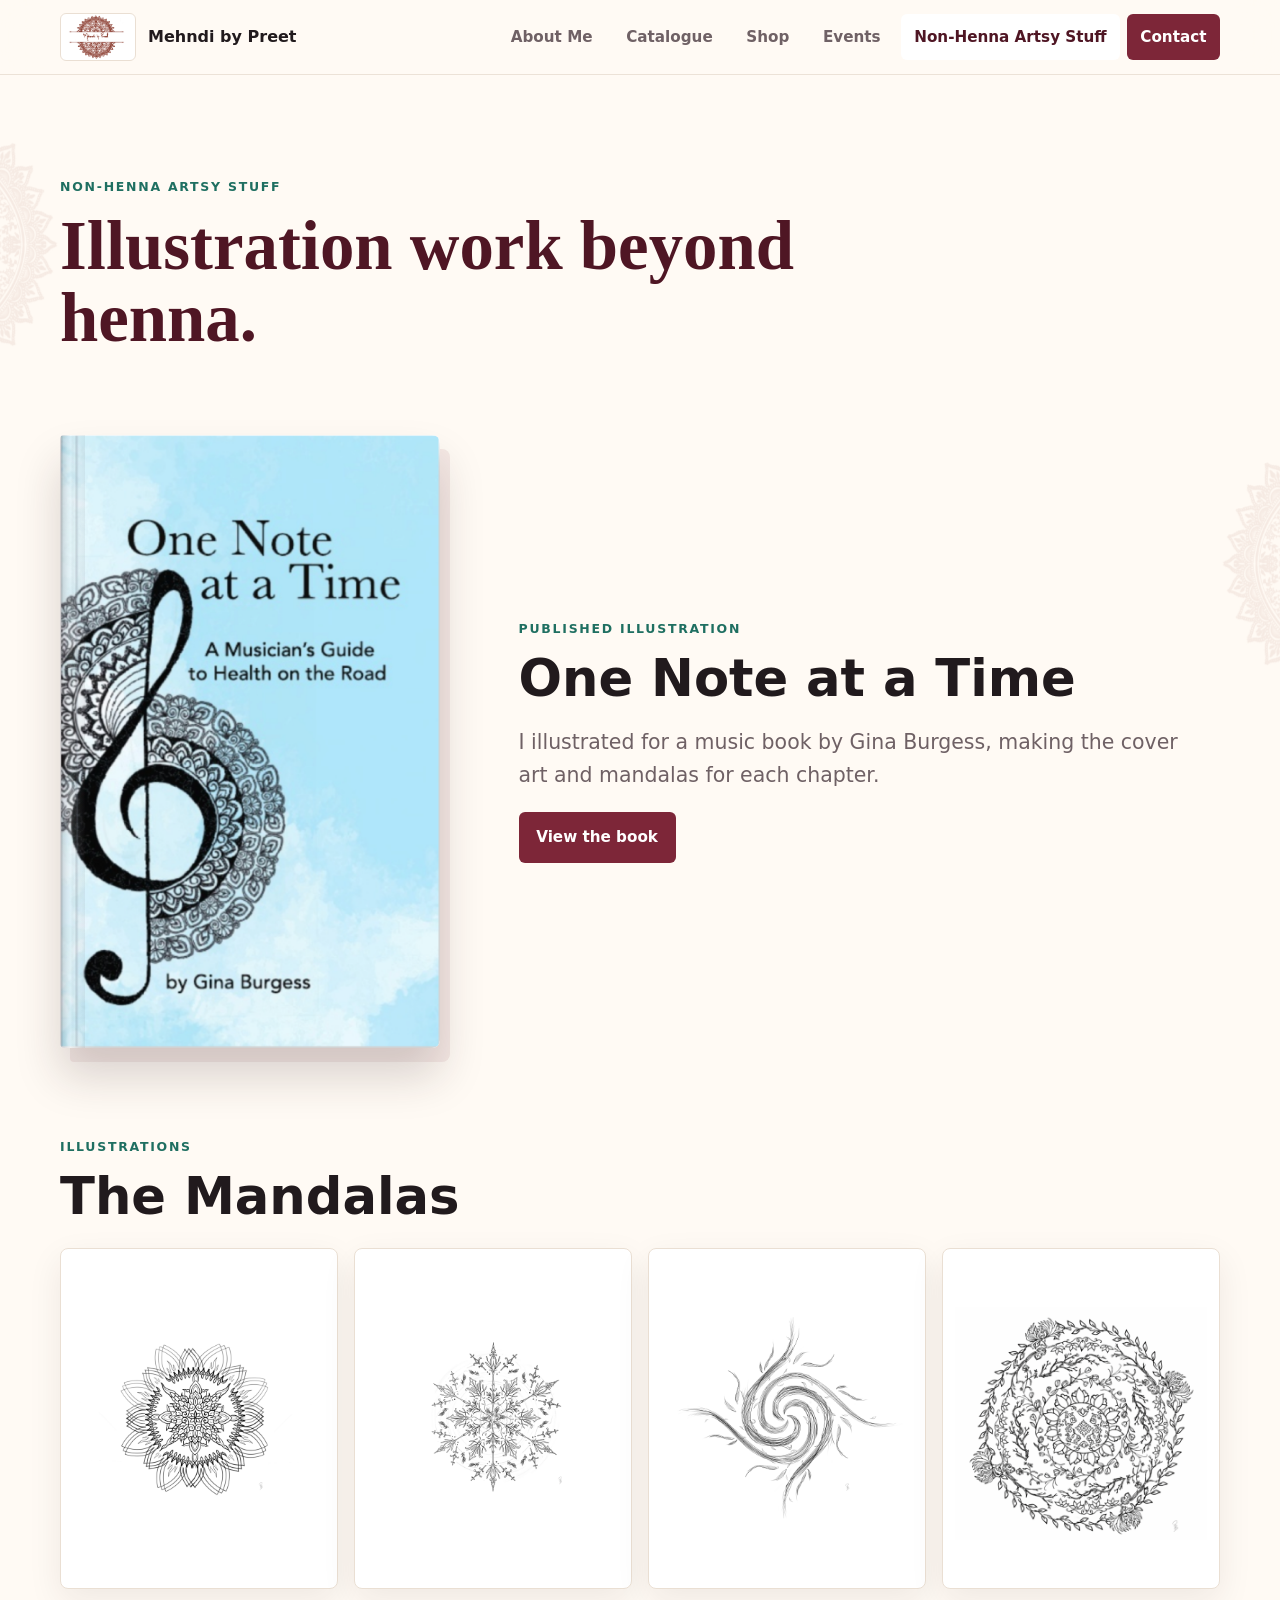
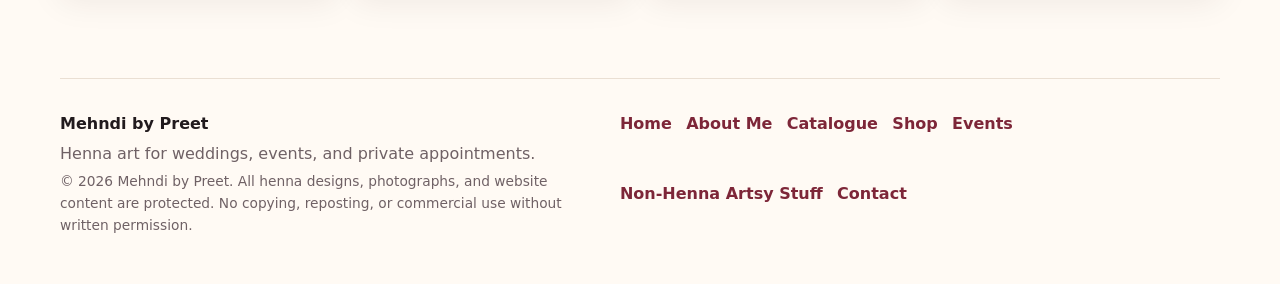
<file: non-henna-artsy-stuff.html>
<!doctype html>
<html lang="en">
  <head>
    <meta charset="utf-8">
    <meta name="viewport" content="width=device-width, initial-scale=1">
    <title>Non-Henna Artsy Stuff | Mehndi by Preet</title>
    <meta name="description" content="See Preet's non-henna artsy updates, projects, and creative work.">
    <link rel="stylesheet" href="styles.css?v=book-illustrations-20260821">
  </head>
  <body>
    <a class="skip-link" href="#main">Skip to content</a>
    <header class="site-header">
      <nav class="nav" aria-label="Main navigation">
        <a class="brand" href="index.html">
          <img class="brand-logo" src="assets/mehndi-by-preet-logo.png" alt="Mehndi by Preet logo">
          <span>Mehndi by Preet</span>
        </a>
        <button class="nav-toggle" type="button" aria-expanded="false" aria-controls="nav-links">
          <span class="sr-only">Menu</span>
          <span></span>
          <span></span>
          <span></span>
        </button>
        <div class="nav-links" id="nav-links">
          <a href="about.html">About Me</a>
          <a href="catalogue.html">Catalogue</a>
          <a href="shop.html">Shop</a>
          <a href="events.html">Events</a>
          <a href="non-henna-artsy-stuff.html" aria-current="page">Non-Henna Artsy Stuff</a>
          <a class="nav-cta" href="contact.html">Contact</a>
        </div>
      </nav>
    </header>

    <main id="main">
      <section class="page-hero artsy-hero">
        <p class="eyebrow">Non-Henna Artsy Stuff</p>
        <h1>Illustration work beyond henna.</h1>
      </section>

      <section class="section book-feature">
        <div class="book-cover-card">
          <img src="assets/illustrations/one-note-cover.png" alt="Cover of One Note at a Time, a musician's guide to health on the road" width="868" height="1400">
        </div>
        <div class="book-copy">
          <p class="eyebrow">Published illustration</p>
          <h2>One Note at a Time</h2>
          <p>I illustrated for a music book by Gina Burgess, making the cover art and mandalas for each chapter.</p>
          <a class="button primary" href="https://www.lulu.com/shop/gina-burgess-and-maria-gallaugher-and-preet-bain-and-je-davis/one-note-at-a-time-a-musicians-guide-to-health-on-the-road/paperback/product-w42wz25.html?q=one+note+at+a+time&amp;page=1&amp;pageSize=4" target="_blank" rel="noreferrer">View the book</a>
        </div>
      </section>

      <section class="section illustration-section">
        <div class="section-heading">
          <div>
            <p class="eyebrow">Illustrations</p>
            <h2>The Mandalas</h2>
          </div>
        </div>
        <div class="illustration-grid">
          <figure>
            <img src="assets/illustrations/mandala-fire.png" alt="Fire mandala illustration by Preet" loading="lazy" width="1400" height="1120">
          </figure>
          <figure>
            <img src="assets/illustrations/mandala-water.png" alt="Water mandala illustration by Preet" loading="lazy" width="1400" height="1120">
          </figure>
          <figure>
            <img src="assets/illustrations/mandala-air.png" alt="Air mandala illustration by Preet" loading="lazy" width="1400" height="1120">
          </figure>
          <figure>
            <img src="assets/illustrations/untitled-artwork.png" alt="Mandala artwork by Preet" loading="lazy" width="1120" height="1400">
          </figure>
        </div>
      </section>
    </main>

    <footer class="site-footer">
      <div>
        <strong>Mehndi by Preet</strong>
        <p>Henna art for weddings, events, and private appointments.</p>
        <p class="rights-notice">&copy; 2026 Mehndi by Preet. All henna designs, photographs, and website content are protected. No copying, reposting, or commercial use without written permission.</p>
      </div>
      <div class="footer-links">
        <a href="index.html">Home</a>
        <a href="about.html">About Me</a>
        <a href="catalogue.html">Catalogue</a>
        <a href="shop.html">Shop</a>
        <a href="events.html">Events</a>
        <a href="non-henna-artsy-stuff.html">Non-Henna Artsy Stuff</a>
        <a href="contact.html">Contact</a>
      </div>
    </footer>
    <script src="script.js?v=book-illustrations-20260821"></script>
  </body>
</html>
</file>
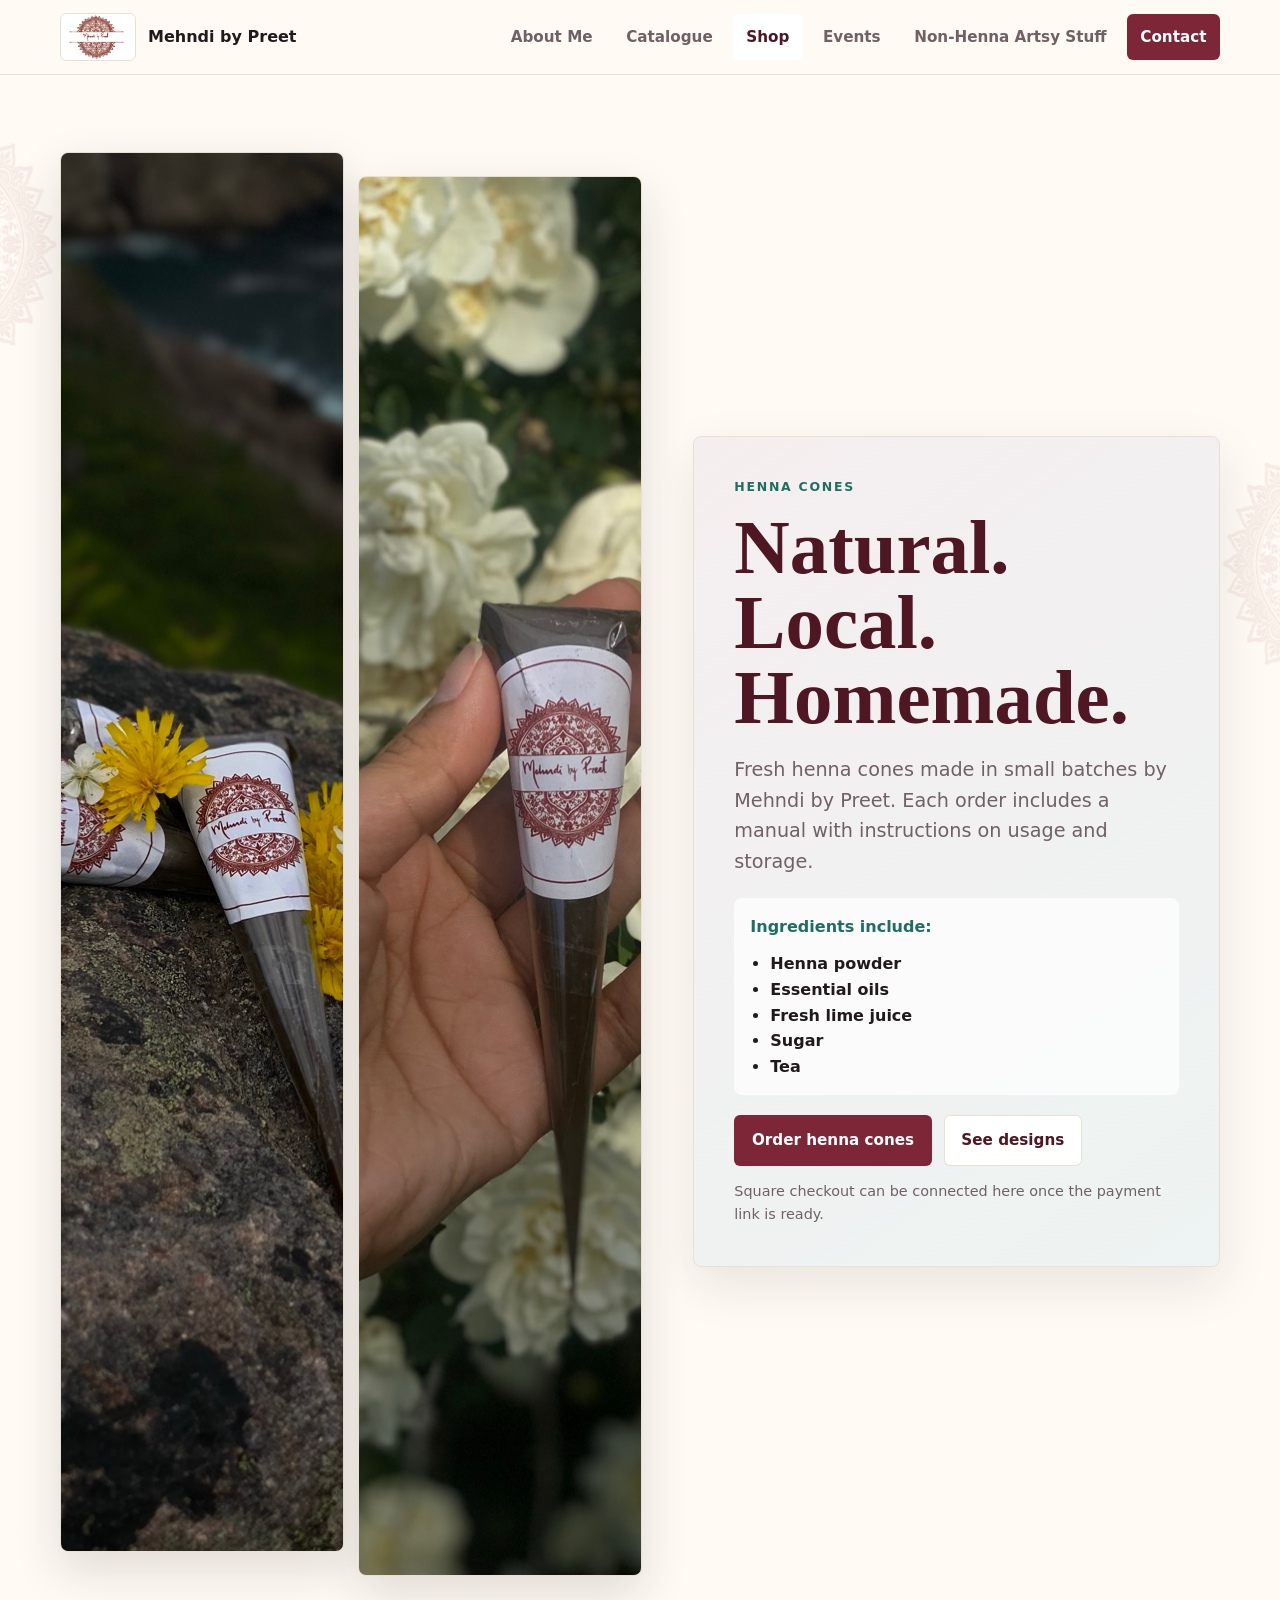
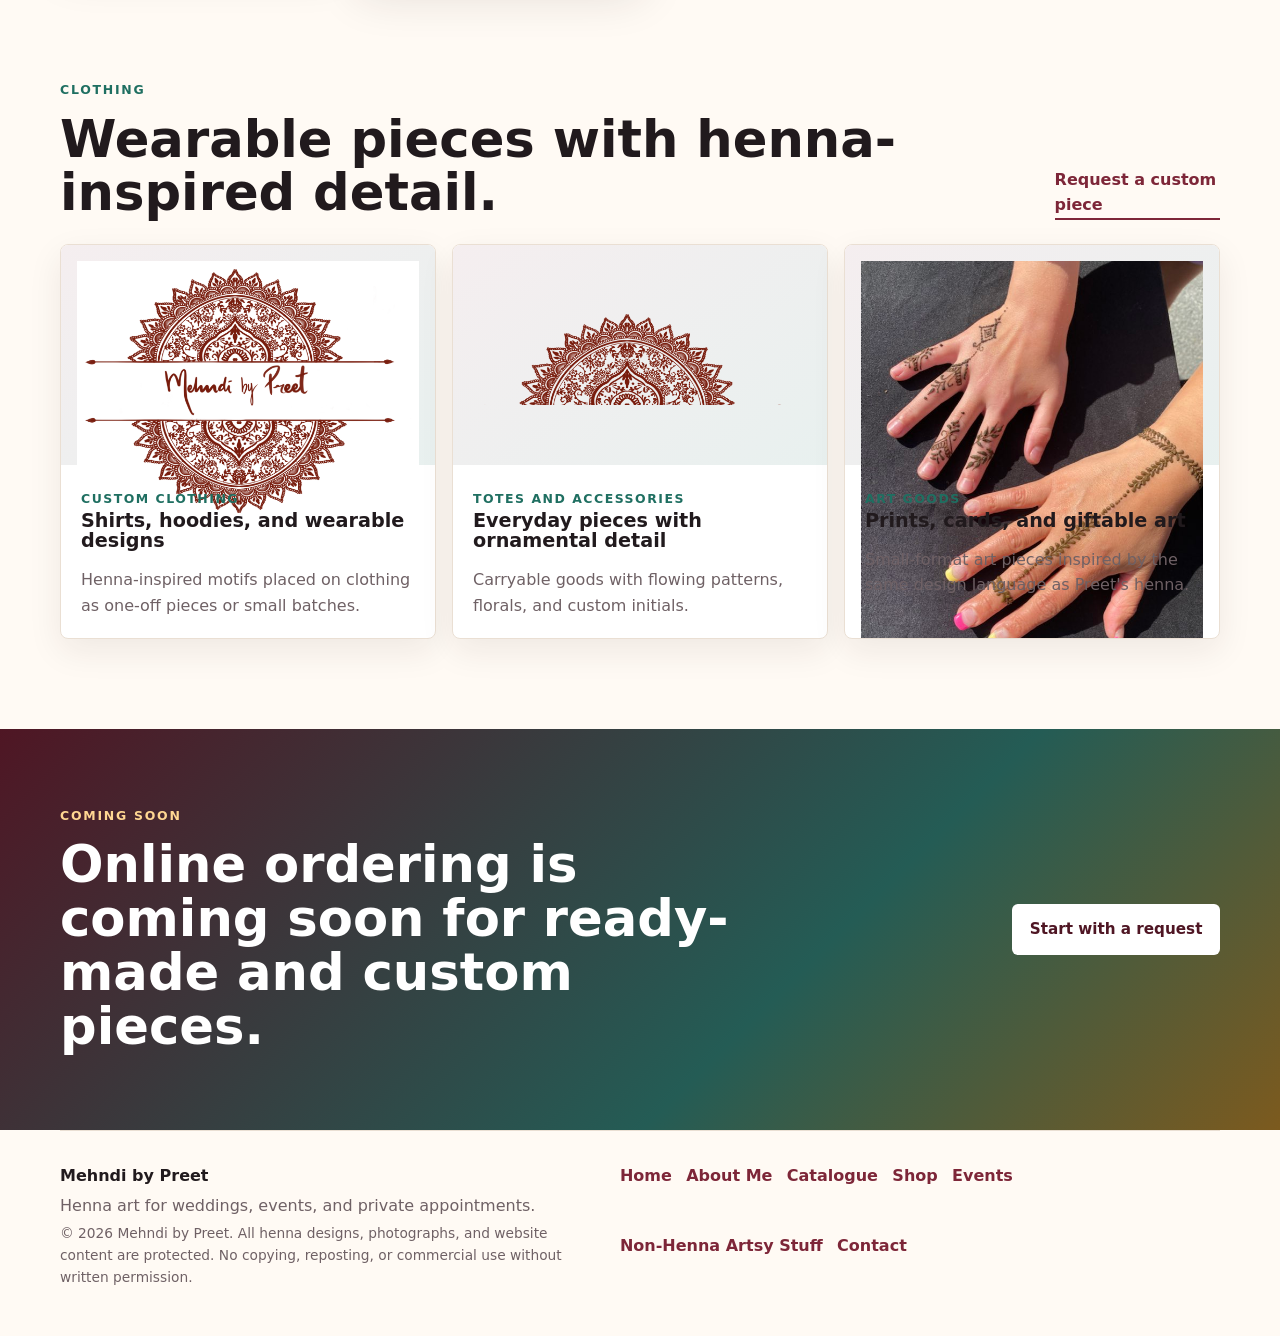
<file: shop.html>
<!doctype html>
<html lang="en">
  <head>
    <meta charset="utf-8">
    <meta name="viewport" content="width=device-width, initial-scale=1">
    <title>Shop | Mehndi by Preet</title>
    <meta name="description" content="Shop henna cones and request custom clothing with henna-inspired designs by Mehndi by Preet.">
    <link rel="stylesheet" href="styles.css?v=shop-checkout-20260821">
  </head>
  <body>
    <a class="skip-link" href="#main">Skip to content</a>
    <header class="site-header">
      <nav class="nav" aria-label="Main navigation">
        <a class="brand" href="index.html">
          <img class="brand-logo" src="assets/mehndi-by-preet-logo.png" alt="Mehndi by Preet logo">
          <span>Mehndi by Preet</span>
        </a>
        <button class="nav-toggle" type="button" aria-expanded="false" aria-controls="nav-links">
          <span class="sr-only">Menu</span>
          <span></span>
          <span></span>
          <span></span>
        </button>
        <div class="nav-links" id="nav-links">
          <a href="about.html">About Me</a>
          <a href="catalogue.html">Catalogue</a>
          <a href="shop.html" aria-current="page">Shop</a>
          <a href="events.html">Events</a>
          <a href="non-henna-artsy-stuff.html">Non-Henna Artsy Stuff</a>
          <a class="nav-cta" href="contact.html">Contact</a>
        </div>
      </nav>
    </header>

    <main id="main">
      <section class="shop-hero">
        <div class="shop-hero-gallery" aria-label="Homemade henna cone photos">
          <img src="assets/shop/henna-cones-1.jpg" alt="Mehndi by Preet homemade henna cone" width="1050" height="1400">
          <img src="assets/shop/henna-cones-2.jpg" alt="Fresh henna cones by Mehndi by Preet" width="1050" height="1400">
        </div>
        <article class="shop-order-card">
          <div>
            <p class="eyebrow">Henna cones</p>
            <h1>Natural. Local. Homemade.</h1>
            <p>Fresh henna cones made in small batches by Mehndi by Preet. Each order includes a manual with instructions on usage and storage.</p>
          </div>
          <div class="ingredients-card">
            <strong>Ingredients include:</strong>
            <ul>
              <li>Henna powder</li>
              <li>Essential oils</li>
              <li>Fresh lime juice</li>
              <li>Sugar</li>
              <li>Tea</li>
            </ul>
          </div>
          <div class="checkout-actions">
            <a class="button primary" href="contact.html">Order henna cones</a>
            <a class="button secondary" href="catalogue.html">See designs</a>
          </div>
          <p class="checkout-note">Square checkout can be connected here once the payment link is ready.</p>
        </article>
      </section>

      <section class="section shop-section">
        <div class="section-heading">
          <div>
            <p class="eyebrow">Clothing</p>
            <h2>Wearable pieces with henna-inspired detail.</h2>
          </div>
          <a class="text-link" href="contact.html">Request a custom piece</a>
        </div>
        <div class="merch-grid">
          <article class="merch-card">
            <div class="merch-card-art">
              <img src="assets/mehndi-by-preet-logo.png" alt="">
            </div>
            <div>
              <span>Custom clothing</span>
              <h3>Shirts, hoodies, and wearable designs</h3>
              <p>Henna-inspired motifs placed on clothing as one-off pieces or small batches.</p>
            </div>
          </article>
          <article class="merch-card">
            <div class="merch-card-art">
              <img src="assets/logo-ornament.png" alt="">
            </div>
            <div>
              <span>Totes and accessories</span>
              <h3>Everyday pieces with ornamental detail</h3>
              <p>Carryable goods with flowing patterns, florals, and custom initials.</p>
            </div>
          </article>
          <article class="merch-card">
            <div class="merch-card-art">
              <img src="assets/catalogue/traditional/traditional-034.jpg" alt="">
            </div>
            <div>
              <span>Art goods</span>
              <h3>Prints, cards, and giftable art</h3>
              <p>Small-format art pieces inspired by the same design language as Preet's henna.</p>
            </div>
          </article>
        </div>
      </section>

      <section class="feature-band">
        <div>
          <p class="eyebrow">Coming soon</p>
          <h2>Online ordering is coming soon for ready-made and custom pieces.</h2>
        </div>
        <a class="button light" href="contact.html">Start with a request</a>
      </section>
    </main>

    <footer class="site-footer">
      <div>
        <strong>Mehndi by Preet</strong>
        <p>Henna art for weddings, events, and private appointments.</p>
        <p class="rights-notice">&copy; 2026 Mehndi by Preet. All henna designs, photographs, and website content are protected. No copying, reposting, or commercial use without written permission.</p>
      </div>
      <div class="footer-links">
        <a href="index.html">Home</a>
        <a href="about.html">About Me</a>
        <a href="catalogue.html">Catalogue</a>
        <a href="shop.html">Shop</a>
        <a href="events.html">Events</a>
        <a href="non-henna-artsy-stuff.html">Non-Henna Artsy Stuff</a>
        <a href="contact.html">Contact</a>
      </div>
    </footer>
    <script src="script.js?v=shop-checkout-20260821"></script>
  </body>
</html>
</file>
<file: styles.css>
:root {
  --ink: #211a1d;
  --muted: #6f6165;
  --paper: #fffaf4;
  --surface: #ffffff;
  --rose: #7d2638;
  --rose-dark: #4f1624;
  --marigold: #d79a33;
  --jade: #1f6f61;
  --line: #eadfd3;
  --shadow: 0 18px 50px rgba(45, 26, 31, 0.12);
  --max: 1160px;
}

* {
  box-sizing: border-box;
}

html {
  scroll-behavior: smooth;
  overflow-x: clip;
}

body {
  margin: 0;
  font-family: Inter, ui-sans-serif, system-ui, -apple-system, BlinkMacSystemFont, "Segoe UI", sans-serif;
  color: var(--ink);
  background: var(--paper);
  line-height: 1.6;
  overflow-x: clip;
}

body::before,
body::after {
  content: "";
  position: fixed;
  z-index: 0;
  width: min(34vw, 430px);
  aspect-ratio: 1314 / 380;
  pointer-events: none;
  background: url("assets/logo-ornament.png") center / contain no-repeat;
  opacity: 0.075;
  mix-blend-mode: multiply;
}

body::before {
  left: -210px;
  top: 22vh;
  transform: rotate(90deg);
}

body::after {
  right: -210px;
  top: 54vh;
  transform: rotate(-90deg);
}

main,
.site-footer {
  position: relative;
  z-index: 1;
}

img {
  display: block;
  max-width: 100%;
}

a {
  color: inherit;
}

.skip-link {
  position: fixed;
  left: 1rem;
  top: 1rem;
  z-index: 20;
  transform: translateY(-160%);
  background: var(--ink);
  color: #fff;
  padding: 0.7rem 1rem;
  border-radius: 6px;
}

.skip-link:focus {
  transform: translateY(0);
}

.sr-only {
  position: absolute;
  width: 1px;
  height: 1px;
  padding: 0;
  margin: -1px;
  overflow: hidden;
  clip: rect(0, 0, 0, 0);
  white-space: nowrap;
  border: 0;
}

.site-header {
  position: sticky;
  top: 0;
  z-index: 10;
  background: rgba(255, 250, 244, 0.92);
  backdrop-filter: blur(18px);
  border-bottom: 1px solid rgba(234, 223, 211, 0.88);
}

.nav {
  width: min(var(--max), calc(100% - 2rem));
  margin: 0 auto;
  min-height: 74px;
  display: flex;
  align-items: center;
  justify-content: space-between;
  gap: 1.5rem;
}

.brand {
  display: inline-flex;
  align-items: center;
  gap: 0.75rem;
  text-decoration: none;
  font-weight: 800;
  letter-spacing: 0;
}

.brand-logo {
  width: 76px;
  height: 48px;
  object-fit: contain;
  border: 1px solid var(--line);
  border-radius: 6px;
  background: #fff;
}

.nav-links {
  display: flex;
  align-items: center;
  gap: 0.4rem;
}

.nav-links a {
  text-decoration: none;
  font-size: 0.95rem;
  font-weight: 700;
  padding: 0.7rem 0.85rem;
  border-radius: 6px;
  color: var(--muted);
}

.nav-links a:hover,
.nav-links a[aria-current="page"] {
  color: var(--rose-dark);
  background: #fff;
}

.nav-links .nav-cta {
  color: #fff;
  background: var(--rose);
}

.nav-links .nav-cta:hover,
.nav-links .nav-cta[aria-current="page"] {
  color: #fff;
  background: var(--rose-dark);
}

.nav-toggle {
  display: none;
  width: 44px;
  height: 44px;
  border: 1px solid var(--line);
  border-radius: 6px;
  background: #fff;
  padding: 0.65rem;
}

.nav-toggle span:not(.sr-only) {
  display: block;
  height: 2px;
  background: var(--ink);
  margin: 5px 0;
}

.hero {
  min-height: calc(100vh - 74px);
  width: min(var(--max), calc(100% - 2rem));
  margin: 0 auto;
  display: grid;
  grid-template-columns: minmax(0, 0.92fr) minmax(320px, 1.08fr);
  align-items: center;
  gap: clamp(2rem, 5vw, 5rem);
  padding: clamp(3rem, 7vw, 6rem) 0;
}

.hero-copy {
  max-width: 620px;
}

.eyebrow {
  margin: 0 0 0.8rem;
  color: var(--jade);
  font-weight: 900;
  text-transform: uppercase;
  font-size: 0.78rem;
  letter-spacing: 0.14em;
}

h1,
h2,
h3,
p {
  overflow-wrap: anywhere;
}

h1,
h2,
h3 {
  line-height: 1.05;
  letter-spacing: 0;
}

h1 {
  margin: 0;
  font-family: Georgia, "Times New Roman", serif;
  font-size: clamp(3.4rem, 8vw, 7.6rem);
  color: var(--rose-dark);
}

h2 {
  margin: 0;
  font-size: clamp(2rem, 4vw, 3.3rem);
}

h3 {
  margin: 0;
  font-size: 1.2rem;
}

.hero-text {
  max-width: 540px;
  margin: 1.4rem 0 0;
  font-size: clamp(1.08rem, 2vw, 1.35rem);
  color: var(--muted);
}

.hero-actions {
  display: flex;
  flex-wrap: wrap;
  gap: 0.8rem;
  margin-top: 2rem;
}

.button {
  min-height: 46px;
  display: inline-flex;
  align-items: center;
  justify-content: center;
  gap: 0.45rem;
  border: 0;
  border-radius: 6px;
  padding: 0.82rem 1.1rem;
  text-decoration: none;
  font-weight: 900;
  font-size: 0.95rem;
  cursor: pointer;
  transition: transform 160ms ease, background 160ms ease, color 160ms ease;
}

.button:hover {
  transform: translateY(-1px);
}

.button.primary {
  background: var(--rose);
  color: #fff;
}

.button.primary:hover {
  background: var(--rose-dark);
}

.button.secondary {
  background: #fff;
  color: var(--rose-dark);
  box-shadow: inset 0 0 0 1px var(--line);
}

.button.light {
  background: #fff;
  color: var(--rose-dark);
}

.hero-art {
  min-height: 440px;
  display: grid;
  place-items: center;
  background:
    linear-gradient(145deg, rgba(125, 38, 56, 0.11), rgba(31, 111, 97, 0.1)),
    #fff;
  border: 1px solid var(--line);
  border-radius: 8px;
  box-shadow: var(--shadow);
  overflow: hidden;
}

.hero-art img {
  width: min(100%, 620px);
  height: auto;
}

.hero-art.logo-showcase {
  background: #fff;
  padding: clamp(1rem, 3vw, 2rem);
}

.hero-art.logo-showcase img {
  width: min(100%, 720px);
}

.section {
  width: min(var(--max), calc(100% - 2rem));
  margin: 0 auto;
  padding: clamp(3.25rem, 7vw, 6.5rem) 0;
}

.intro-grid,
.split,
.about-layout,
.contact-layout,
.event-feature {
  display: grid;
  grid-template-columns: minmax(0, 0.88fr) minmax(0, 1.12fr);
  gap: clamp(1.5rem, 5vw, 4rem);
  align-items: center;
}

.intro-grid p,
.split p,
.story p,
.contact-panel p,
.event-feature p {
  color: var(--muted);
  font-size: 1.06rem;
}

.section-heading {
  display: flex;
  align-items: end;
  justify-content: space-between;
  gap: 1rem;
  margin-bottom: 1.5rem;
}

.text-link {
  color: var(--rose);
  font-weight: 900;
  text-decoration: none;
  border-bottom: 2px solid currentColor;
}

.card-grid {
  display: grid;
  gap: 1rem;
}

.card-grid.three {
  grid-template-columns: repeat(3, minmax(0, 1fr));
}

.service-card,
.catalogue-card,
.news-card,
.values article,
.timeline article,
.contact-panel,
.contact-form,
.portrait-panel {
  background: var(--surface);
  border: 1px solid var(--line);
  border-radius: 8px;
  box-shadow: 0 12px 34px rgba(45, 26, 31, 0.08);
}

.service-card {
  display: grid;
  grid-template-rows: 230px auto;
  overflow: hidden;
}

.service-card img,
.catalogue-card img {
  width: 100%;
  height: 100%;
  object-fit: cover;
  background: #f8eee6;
}

.service-card div,
.catalogue-card div,
.news-card,
.timeline article,
.values article {
  padding: 1.25rem;
}

.service-card p,
.catalogue-card p,
.news-card p,
.timeline p,
.values p {
  color: var(--muted);
  margin-bottom: 0;
}

.feature-band {
  width: 100%;
  padding: clamp(3rem, 6vw, 5rem) max(1rem, calc((100vw - var(--max)) / 2));
  display: flex;
  align-items: center;
  justify-content: space-between;
  gap: 1.5rem;
  color: #fff;
  background: linear-gradient(135deg, var(--rose-dark), #245c55 62%, #7c5a1e);
}

.feature-band .eyebrow {
  color: #ffd792;
}

.feature-band h2 {
  max-width: 720px;
}

.news-list {
  display: grid;
  gap: 0.85rem;
}

.news-list a {
  display: grid;
  gap: 0.3rem;
  padding: 1rem;
  text-decoration: none;
  background: #fff;
  border: 1px solid var(--line);
  border-radius: 8px;
}

.news-list span,
.catalogue-card span,
.news-card span,
.timeline span {
  color: var(--jade);
  font-size: 0.78rem;
  font-weight: 900;
  text-transform: uppercase;
  letter-spacing: 0.12em;
}

.page-hero {
  width: min(var(--max), calc(100% - 2rem));
  margin: 0 auto;
  padding: clamp(3rem, 8vw, 7rem) 0 clamp(2rem, 5vw, 4rem);
}

.page-hero h1 {
  max-width: 900px;
  font-size: clamp(2.7rem, 6vw, 5.8rem);
}

.page-hero p:not(.eyebrow) {
  max-width: 660px;
  color: var(--muted);
  font-size: 1.1rem;
}

.portrait-panel {
  min-height: 520px;
  display: grid;
  place-items: center;
  overflow: hidden;
}

.portrait-panel img {
  width: 100%;
  height: 100%;
  object-fit: cover;
}

.about-photo-grid {
  display: grid;
  grid-template-columns: repeat(2, minmax(0, 1fr));
  gap: 1rem;
  align-items: stretch;
}

.about-photo-grid img {
  width: 100%;
  height: 100%;
  min-height: 520px;
  object-fit: cover;
  object-position: center;
  border: 1px solid var(--line);
  border-radius: 8px;
  background: #fff;
  box-shadow: 0 12px 34px rgba(45, 26, 31, 0.08);
}

.about-intro {
  padding-bottom: clamp(1.25rem, 3vw, 2.25rem);
}

.about-action-gallery {
  display: grid;
  grid-template-columns: repeat(2, minmax(0, 1fr));
  gap: 1rem;
  padding-top: 0;
}

.about-action-gallery img {
  width: 100%;
  height: 100%;
  aspect-ratio: 3 / 4;
  object-fit: cover;
  object-position: center;
  border: 1px solid var(--line);
  border-radius: 8px;
  background: #fff;
  box-shadow: 0 12px 34px rgba(45, 26, 31, 0.08);
}

.about-action-gallery img:last-child {
  grid-column: 1 / -1;
  aspect-ratio: 3 / 2;
}

.story .lead {
  margin-top: 0;
  color: var(--ink);
  font-size: 1.35rem;
  font-weight: 800;
}

.stat-row {
  display: grid;
  grid-template-columns: repeat(3, minmax(0, 1fr));
  gap: 0.75rem;
  margin-top: 2rem;
}

.stat-row div {
  min-height: 112px;
  padding: 1rem;
  border-left: 4px solid var(--marigold);
  background: #fff;
  border-radius: 8px;
}

.stat-row strong,
.stat-row span {
  display: block;
}

.stat-row span {
  color: var(--muted);
  margin-top: 0.25rem;
  font-size: 0.92rem;
}

.values {
  display: grid;
  grid-template-columns: repeat(3, minmax(0, 1fr));
  gap: 1rem;
}

.filter-bar {
  display: flex;
  flex-wrap: wrap;
  gap: 0.6rem;
  margin-bottom: 1.4rem;
}

.filter-button {
  border: 1px solid var(--line);
  border-radius: 6px;
  background: #fff;
  color: var(--muted);
  padding: 0.7rem 0.9rem;
  font-weight: 900;
  cursor: pointer;
}

.filter-button.active,
.filter-button:hover {
  background: var(--rose);
  color: #fff;
  border-color: var(--rose);
}

.catalogue-grid {
  display: grid;
  grid-template-columns: repeat(3, minmax(0, 1fr));
  gap: 1rem;
}

.catalogue-card {
  overflow: hidden;
}

.catalogue-card img {
  aspect-ratio: 4 / 3;
}

.catalogue-card.is-hidden {
  display: none;
}

.catalogue-count {
  display: inline-flex;
  align-items: center;
  justify-content: center;
  gap: 0.35rem;
  min-height: 38px;
  padding: 0.45rem 0.75rem;
  color: var(--rose-dark);
  background: #fff;
  border: 1px solid var(--line);
  border-radius: 6px;
  font-weight: 900;
}

.category-nav {
  display: flex;
  flex-wrap: wrap;
  gap: 0.65rem;
  margin: 0 0 2rem;
}

.category-nav a {
  display: inline-flex;
  align-items: center;
  min-height: 40px;
  padding: 0.55rem 0.8rem;
  color: var(--rose-dark);
  background: #fff;
  border: 1px solid var(--line);
  border-radius: 6px;
  text-decoration: none;
  font-weight: 900;
}

.category-nav a:hover {
  color: #fff;
  background: var(--rose);
  border-color: var(--rose);
}

.catalogue-sections {
  display: grid;
  gap: clamp(2.5rem, 6vw, 5rem);
  min-width: 0;
}

.catalogue-category {
  min-width: 0;
  scroll-margin-top: 96px;
}

.category-heading {
  display: flex;
  align-items: end;
  justify-content: space-between;
  gap: 1rem;
  margin-bottom: 1rem;
  padding-bottom: 0.8rem;
  border-bottom: 1px solid var(--line);
}

.category-heading h3 {
  font-family: Georgia, "Times New Roman", serif;
  color: var(--rose-dark);
  font-size: clamp(1.85rem, 3vw, 2.8rem);
}

.category-heading span {
  color: var(--muted);
  font-weight: 900;
}

.catalogue-carousel {
  position: relative;
  width: 100%;
  max-width: 860px;
  min-width: 0;
  margin: 0 auto;
  padding: 1rem 3rem 1.25rem;
  overflow: hidden;
  border: 1px solid var(--line);
  border-radius: 8px;
  background: rgba(255, 255, 255, 0.82);
  box-shadow: 0 18px 50px rgba(45, 26, 31, 0.08);
}

.portfolio-grid {
  display: flex;
  gap: 1rem;
  width: 100%;
  min-width: 0;
  overflow-x: auto;
  padding: 0 0 1rem;
  overscroll-behavior-inline: contain;
  scroll-behavior: smooth;
  scroll-padding-inline: 0;
  scrollbar-color: rgba(129, 49, 36, 0.55) transparent;
  scrollbar-width: thin;
  -webkit-overflow-scrolling: touch;
}

.portfolio-grid::-webkit-scrollbar {
  height: 10px;
}

.portfolio-grid::-webkit-scrollbar-track {
  background: rgba(129, 49, 36, 0.08);
  border-radius: 999px;
}

.portfolio-grid::-webkit-scrollbar-thumb {
  background: rgba(129, 49, 36, 0.48);
  border-radius: 999px;
}

.portfolio-card {
  position: relative;
  display: flex;
  align-items: center;
  justify-content: center;
  flex: 0 0 clamp(150px, 22vw, 230px);
  aspect-ratio: 4 / 5;
  margin: 0;
  padding: 0;
  overflow: hidden;
  border: 1px solid var(--line);
  border-radius: 8px;
  background: #fff;
  box-shadow: 0 12px 34px rgba(45, 26, 31, 0.08);
  cursor: zoom-in;
  transition: transform 160ms ease, box-shadow 160ms ease;
}

.portfolio-card:hover {
  transform: translateY(-2px);
  box-shadow: var(--shadow);
}

.portfolio-card img {
  width: 100%;
  height: 100%;
  background: #fff;
  object-fit: contain;
}

.portfolio-index {
  position: absolute;
  left: 50%;
  bottom: 0.55rem;
  transform: translateX(-50%);
  display: grid;
  place-items: center;
  min-width: 2rem;
  height: 2rem;
  padding: 0 0.45rem;
  border: 1px solid rgba(255, 255, 255, 0.75);
  border-radius: 999px;
  background: rgba(96, 31, 45, 0.9);
  box-shadow: 0 8px 20px rgba(45, 26, 31, 0.2);
  color: #fff;
  font-size: 0.86rem;
  font-weight: 900;
  line-height: 1;
  pointer-events: none;
}

.carousel-control {
  position: absolute;
  top: 50%;
  z-index: 2;
  width: 42px;
  height: 42px;
  border: 1px solid rgba(129, 49, 36, 0.18);
  border-radius: 6px;
  color: var(--rose-dark);
  background: rgba(255, 255, 255, 0.94);
  box-shadow: 0 12px 28px rgba(45, 26, 31, 0.18);
  cursor: pointer;
  font: 900 1.5rem/1 Arial, sans-serif;
  transform: translateY(-50%);
  transition: background 160ms ease, color 160ms ease, opacity 160ms ease;
}

.carousel-control:hover {
  color: #fff;
  background: var(--rose);
}

.carousel-control:disabled {
  cursor: not-allowed;
  opacity: 0.32;
}

.carousel-control-previous {
  left: 0.85rem;
}

.carousel-control-next {
  right: 0.85rem;
}

.lightbox {
  width: min(94vw, 980px);
  max-height: 92vh;
  padding: 0;
  border: 0;
  border-radius: 8px;
  background: transparent;
  overflow: visible;
}

.lightbox::backdrop {
  background: rgba(33, 26, 29, 0.78);
}

.lightbox img {
  width: 100%;
  max-height: 88vh;
  object-fit: contain;
  border-radius: 8px;
  background: #fff;
  box-shadow: var(--shadow);
}

.lightbox-close {
  position: absolute;
  right: 0;
  top: -3rem;
  width: 42px;
  height: 42px;
  border: 1px solid rgba(255, 255, 255, 0.35);
  border-radius: 6px;
  color: #fff;
  background: rgba(33, 26, 29, 0.82);
  font-size: 1.8rem;
  line-height: 1;
  cursor: pointer;
}

.event-feature {
  background: #fff;
  border: 1px solid var(--line);
  border-radius: 8px;
  padding: clamp(1.5rem, 4vw, 3rem);
  box-shadow: var(--shadow);
}

.event-feature img {
  width: 100%;
  border-radius: 8px;
  background: #f8eee6;
}

.timeline {
  display: grid;
  grid-template-columns: repeat(4, minmax(0, 1fr));
  gap: 1rem;
}

.timeline article {
  min-height: 230px;
}

.timeline.event-list {
  grid-template-columns: repeat(3, minmax(0, 1fr));
}

.event-total {
  max-width: 860px;
  margin: 0 0 1.5rem;
  color: var(--rose-dark);
  font-family: Georgia, "Times New Roman", serif;
  font-size: clamp(2.25rem, 5vw, 4.8rem);
  font-weight: 900;
  line-height: 1.05;
}

.event-total strong {
  font-weight: 900;
}

.timeline.event-list article {
  display: flex;
  min-height: 0;
  flex-direction: column;
}

.event-photo {
  margin: 0.7rem 0 0;
}

.event-photo img {
  display: block;
  width: 100%;
  height: clamp(150px, 18vw, 210px);
  object-fit: cover;
  border: 1px solid var(--line);
  border-radius: 6px;
  background: #f8eee6;
}

.event-photo img.event-photo-bottom {
  object-position: center bottom;
}

.event-photo img.event-photo-contain {
  object-fit: contain;
  background: #fffaf7;
}

.event-photo.placeholder {
  display: grid;
  place-items: center;
  min-height: clamp(150px, 18vw, 210px);
  border: 1px dashed rgba(125, 38, 56, 0.35);
  border-radius: 6px;
  background:
    linear-gradient(145deg, rgba(125, 38, 56, 0.06), rgba(31, 111, 97, 0.07)),
    rgba(255, 255, 255, 0.65);
}

.event-photo.placeholder::before {
  content: "Photo coming soon";
  color: var(--muted);
  font-size: 0.82rem;
  font-weight: 900;
  letter-spacing: 0.08em;
  text-transform: uppercase;
}

.news-layout {
  display: grid;
  grid-template-columns: repeat(3, minmax(0, 1fr));
  gap: 1rem;
}

.news-card {
  display: flex;
  min-height: 320px;
  flex-direction: column;
}

.news-card .text-link {
  margin-top: auto;
  width: fit-content;
}

.artsy-hero h1 {
  max-width: 900px;
  font-size: clamp(2.3rem, 6vw, 4.3rem);
}

.book-feature {
  display: grid;
  grid-template-columns: minmax(220px, 0.72fr) minmax(0, 1.28fr);
  gap: clamp(1.5rem, 5vw, 4rem);
  align-items: center;
  padding-top: 1rem;
}

.book-cover-card {
  position: relative;
  overflow: hidden;
  width: min(100%, 380px);
  background: #fff;
  border-radius: 4px 8px 8px 4px;
  box-shadow:
    0 28px 45px rgba(45, 26, 31, 0.18),
    10px 14px 0 rgba(125, 38, 56, 0.08);
}

.book-cover-card::before {
  content: "";
  position: absolute;
  inset: 0 auto 0 0;
  z-index: 1;
  width: 6.5%;
  background:
    linear-gradient(90deg, rgba(45, 26, 31, 0.18), rgba(255, 255, 255, 0.16) 42%, rgba(45, 26, 31, 0.06));
  pointer-events: none;
}

.book-cover-card img {
  display: block;
  width: 100%;
  height: auto;
}

.book-copy {
  max-width: 660px;
}

.book-copy p:not(.eyebrow) {
  color: var(--muted);
  font-size: clamp(1.08rem, 2vw, 1.28rem);
}

.illustration-section {
  padding-top: 0;
}

.illustration-grid {
  display: grid;
  grid-template-columns: repeat(4, minmax(0, 1fr));
  gap: 1rem;
}

.illustration-grid figure {
  overflow: hidden;
  min-height: 280px;
  margin: 0;
  display: grid;
  place-items: center;
  background: #fff;
  border: 1px solid var(--line);
  border-radius: 8px;
  box-shadow: 0 12px 34px rgba(45, 26, 31, 0.08);
}

.illustration-grid img {
  width: 100%;
  height: 100%;
  object-fit: contain;
  padding: 0.75rem;
}

.merchandise-hero {
  position: relative;
}

.merchandise-hero::after {
  content: "";
  display: block;
  width: min(520px, 70vw);
  aspect-ratio: 1314 / 380;
  margin-top: clamp(1.5rem, 4vw, 2.5rem);
  background: url("assets/logo-ornament.png") left center / contain no-repeat;
  opacity: 0.24;
}

.shop-hero {
  width: min(var(--max), calc(100% - 2rem));
  margin: 0 auto;
  padding: clamp(2.5rem, 6vw, 5rem) 0 clamp(2rem, 5vw, 4rem);
  display: grid;
  grid-template-columns: minmax(0, 1.05fr) minmax(320px, 0.95fr);
  gap: clamp(1.25rem, 4vw, 3.5rem);
  align-items: center;
}

.shop-hero-gallery {
  display: grid;
  grid-template-columns: repeat(2, minmax(0, 1fr));
  gap: 0.85rem;
  align-items: end;
}

.shop-hero-gallery img {
  width: 100%;
  aspect-ratio: 3 / 4;
  object-fit: cover;
  border: 1px solid var(--line);
  border-radius: 8px;
  background: #fff;
  box-shadow: 0 18px 48px rgba(45, 26, 31, 0.14);
}

.shop-hero-gallery img:nth-child(2) {
  transform: translateY(1.5rem);
}

.shop-order-card {
  padding: clamp(1.35rem, 3.5vw, 2.5rem);
  border: 1px solid var(--line);
  border-radius: 8px;
  background:
    linear-gradient(145deg, rgba(125, 38, 56, 0.08), rgba(31, 111, 97, 0.08)),
    var(--surface);
  box-shadow: 0 18px 50px rgba(45, 26, 31, 0.1);
}

.shop-order-card h1 {
  margin-bottom: 0.8rem;
  color: var(--rose-dark);
  font-family: Georgia, "Times New Roman", serif;
  font-size: clamp(2.35rem, 6vw, 5rem);
  line-height: 0.98;
}

.shop-order-card p:not(.eyebrow):not(.checkout-note) {
  color: var(--muted);
  font-size: clamp(1.02rem, 2vw, 1.2rem);
}

.checkout-actions {
  display: flex;
  flex-wrap: wrap;
  gap: 0.75rem;
  margin-top: 1.25rem;
}

.checkout-note {
  margin: 0.9rem 0 0;
  color: var(--muted);
  font-size: 0.9rem;
}

.merch-grid {
  display: grid;
  grid-template-columns: repeat(3, minmax(0, 1fr));
  gap: 1rem;
}

.shop-section {
  padding-top: clamp(2.5rem, 5vw, 4rem);
}

.ingredients-card {
  margin-top: 1.25rem;
  padding: 1rem;
  border-radius: 8px;
  background: rgba(255, 255, 255, 0.72);
}

.ingredients-card strong {
  color: var(--jade);
}

.ingredients-card ul {
  margin: 0.75rem 0 0;
  padding-left: 1.25rem;
  color: var(--text);
  font-weight: 700;
}

.merch-card {
  display: grid;
  grid-template-rows: 220px auto;
  overflow: hidden;
  background: var(--surface);
  border: 1px solid var(--line);
  border-radius: 8px;
  box-shadow: 0 12px 34px rgba(45, 26, 31, 0.08);
}

.merch-card-art {
  display: grid;
  place-items: center;
  padding: 1rem;
  background:
    linear-gradient(145deg, rgba(125, 38, 56, 0.08), rgba(31, 111, 97, 0.1)),
    #fff;
}

.merch-card-art img {
  width: 100%;
  height: 100%;
  object-fit: contain;
}

.merch-card div:last-child {
  padding: 1.25rem;
}

.merch-card span {
  color: var(--jade);
  font-size: 0.78rem;
  font-weight: 900;
  text-transform: uppercase;
  letter-spacing: 0.12em;
}

.merch-card p {
  margin-bottom: 0;
  color: var(--muted);
}

.contact-panel,
.contact-form {
  padding: clamp(1.25rem, 3vw, 2rem);
}

.contact-list {
  display: grid;
  gap: 0.75rem;
  margin-top: 1.5rem;
}

.contact-list a {
  display: inline-flex;
  align-items: center;
  gap: 0.55rem;
  width: fit-content;
  text-decoration: none;
  font-weight: 900;
  color: var(--rose);
}

.social-link svg {
  width: 1.15rem;
  height: 1.15rem;
  fill: none;
  stroke: currentColor;
  stroke-width: 2;
}

.contact-form {
  display: grid;
  grid-template-columns: repeat(2, minmax(0, 1fr));
  gap: 1rem;
}

.contact-form label {
  display: grid;
  gap: 0.45rem;
  color: var(--ink);
  font-weight: 900;
}

.date-field {
  display: grid;
  gap: 0.55rem;
}

.contact-form .date-unsure {
  display: flex;
  align-items: center;
  gap: 0.55rem;
  color: var(--muted);
  font-size: 0.95rem;
  font-weight: 800;
}

.contact-form .date-unsure input {
  flex: 0 0 auto;
  width: 1rem;
  height: 1rem;
  padding: 0;
  accent-color: var(--rose);
}

.contact-form input,
.contact-form select,
.contact-form textarea {
  width: 100%;
  border: 1px solid var(--line);
  border-radius: 6px;
  padding: 0.82rem 0.9rem;
  background: #fff;
  color: var(--ink);
  font: inherit;
}

.contact-form input:focus,
.contact-form select:focus,
.contact-form textarea:focus {
  outline: 3px solid rgba(215, 154, 51, 0.28);
  border-color: var(--marigold);
}

.contact-form input:disabled {
  cursor: not-allowed;
  background: #f8eee6;
  color: var(--muted);
}

.form-status {
  min-height: 1.6rem;
  margin: 0;
  font-weight: 800;
}

.form-status.is-success {
  color: var(--jade);
}

.form-status.is-error {
  color: var(--rose);
}

.contact-form button:disabled {
  cursor: wait;
  opacity: 0.72;
  transform: none;
}

.full {
  grid-column: 1 / -1;
}

.site-footer {
  width: min(var(--max), calc(100% - 2rem));
  margin: 0 auto;
  padding: 2rem 0 3rem;
  display: flex;
  justify-content: space-between;
  gap: 1.5rem;
  border-top: 1px solid var(--line);
}

.site-footer p {
  margin: 0.25rem 0 0;
  color: var(--muted);
}

.site-footer .rights-notice {
  max-width: 620px;
  font-size: 0.86rem;
}

.footer-links {
  display: flex;
  flex-wrap: wrap;
  gap: 0.9rem;
}

.footer-links a {
  color: var(--rose);
  font-weight: 900;
  text-decoration: none;
}

@media (max-width: 900px) {
  body::before,
  body::after {
    width: 360px;
    opacity: 0.045;
  }

  body::before {
    left: -250px;
  }

  body::after {
    right: -250px;
  }

  .nav-toggle {
    display: block;
  }

  .nav-links {
    position: absolute;
    left: 1rem;
    right: 1rem;
    top: 74px;
    display: none;
    flex-direction: column;
    align-items: stretch;
    padding: 0.75rem;
    background: #fff;
    border: 1px solid var(--line);
    border-radius: 8px;
    box-shadow: var(--shadow);
  }

  .nav-links.open {
    display: flex;
  }

  .hero,
  .intro-grid,
  .split,
  .about-layout,
  .contact-layout,
  .book-feature,
  .shop-hero,
  .event-feature {
    grid-template-columns: 1fr;
  }

  .shop-hero-gallery img:nth-child(2) {
    transform: translateY(0);
  }

  .hero {
    min-height: auto;
    padding-top: 2.75rem;
  }

  .hero-art {
    min-height: 360px;
  }

  .about-photo-grid img {
    min-height: 420px;
  }

  .card-grid.three,
  .catalogue-grid,
  .timeline,
  .merch-grid,
  .illustration-grid,
  .news-layout,
  .values {
    grid-template-columns: repeat(2, minmax(0, 1fr));
  }

  .timeline.event-list {
    grid-template-columns: repeat(2, minmax(0, 1fr));
  }

  .carousel-control-previous {
    left: 0.35rem;
  }

  .carousel-control-next {
    right: 0.35rem;
  }
}

@media (max-width: 620px) {
  body::before,
  body::after {
    display: none;
  }

  .nav {
    width: min(var(--max), calc(100% - 1rem));
  }

  .hero,
  .section,
  .page-hero,
  .site-footer {
    width: min(var(--max), calc(100% - 1.25rem));
  }

  .section {
    padding: 2.35rem 0;
  }

  .page-hero {
    padding: 2.6rem 0 1.75rem;
  }

  .page-hero h1 {
    font-size: clamp(2.45rem, 13vw, 3.3rem);
  }

  .page-hero p:not(.eyebrow) {
    font-size: 1rem;
  }

  .section-heading {
    margin-bottom: 1rem;
  }

  .section-heading h2 {
    font-size: clamp(1.85rem, 9vw, 2.35rem);
  }

  .hero-actions,
  .section-heading,
  .feature-band,
  .site-footer {
    align-items: stretch;
    flex-direction: column;
  }

  .button,
  .text-link {
    width: 100%;
  }

  .text-link {
    display: inline-flex;
    justify-content: center;
    border: 1px solid currentColor;
    border-radius: 6px;
    padding: 0.75rem;
  }

  .card-grid.three,
  .catalogue-grid,
  .timeline,
  .merch-grid,
  .illustration-grid,
  .news-layout,
  .values,
  .stat-row,
  .contact-form {
    grid-template-columns: 1fr;
  }

  .timeline.event-list {
    grid-template-columns: 1fr;
  }

  .shop-hero {
    width: min(var(--max), calc(100% - 1.25rem));
    padding-top: 2.1rem;
  }

  .shop-hero-gallery {
    gap: 0.65rem;
  }

  .checkout-actions {
    flex-direction: column;
  }

  .category-heading {
    align-items: start;
    flex-direction: column;
    gap: 0.45rem;
    margin-bottom: 0.8rem;
    padding-bottom: 0.65rem;
  }

  .category-heading h3 {
    font-size: clamp(2rem, 11vw, 2.7rem);
  }

  .category-nav {
    flex-wrap: nowrap;
    gap: 0.55rem;
    margin: 0 -0.625rem 1.65rem;
    padding: 0 0.625rem 0.35rem;
    overflow-x: auto;
    scrollbar-width: none;
    -webkit-overflow-scrolling: touch;
  }

  .category-nav::-webkit-scrollbar {
    display: none;
  }

  .category-nav a {
    flex: 0 0 auto;
    width: auto;
    min-height: 38px;
    padding: 0.5rem 0.7rem;
    white-space: nowrap;
  }

  .catalogue-carousel {
    max-width: 100%;
    margin-inline: -0.125rem;
    padding: 0.65rem;
    border-radius: 7px;
  }

  .portfolio-grid {
    gap: 0.75rem;
    padding-bottom: 0.9rem;
  }

  .portfolio-card {
    flex-basis: clamp(156px, 48vw, 196px);
    aspect-ratio: 3 / 4;
  }

  .carousel-control {
    display: none;
  }

  .about-photo-grid {
    grid-template-columns: 1fr;
  }

  .about-action-gallery {
    grid-template-columns: 1fr;
  }

  .about-photo-grid img {
    min-height: auto;
    aspect-ratio: 3 / 4;
  }

  .about-action-gallery img,
  .about-action-gallery img:last-child {
    grid-column: auto;
    aspect-ratio: 3 / 4;
  }

  .service-card {
    grid-template-rows: 210px auto;
  }

  .hero-art {
    min-height: 300px;
  }
}
</file>
